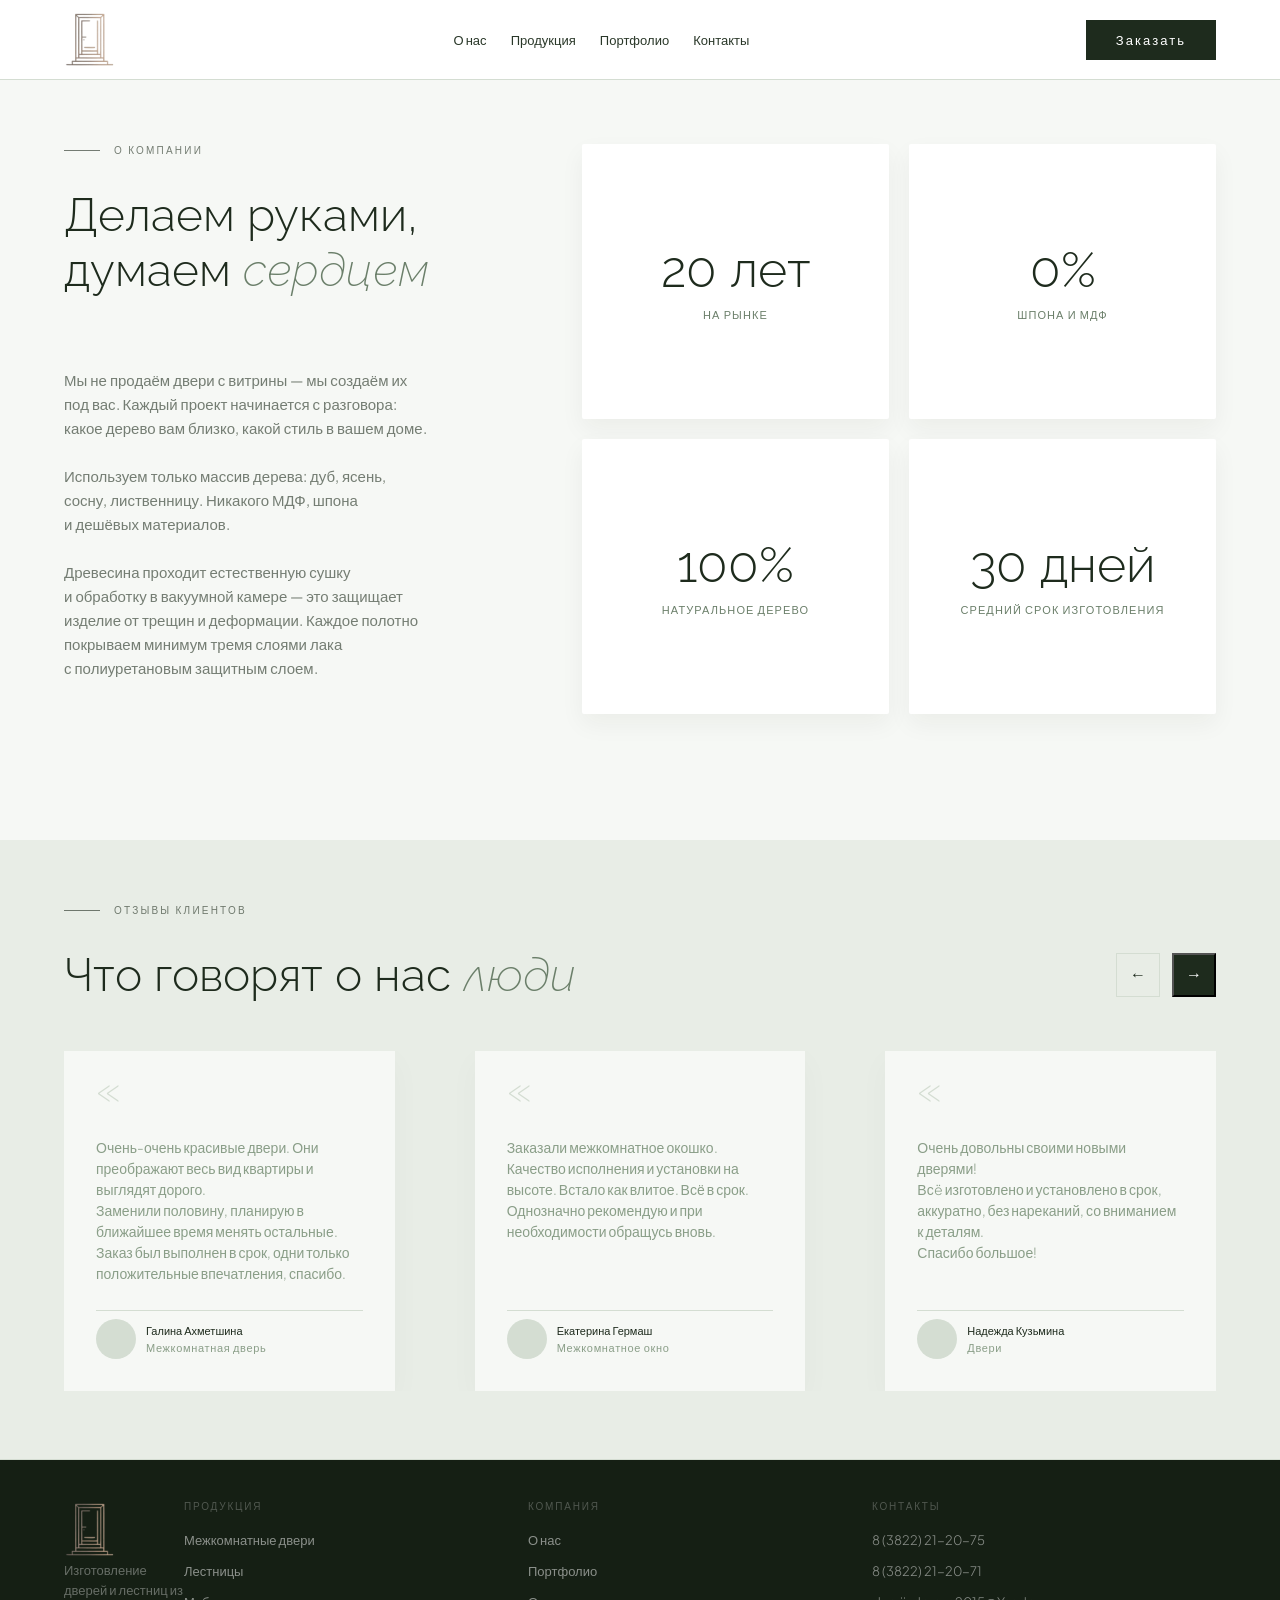
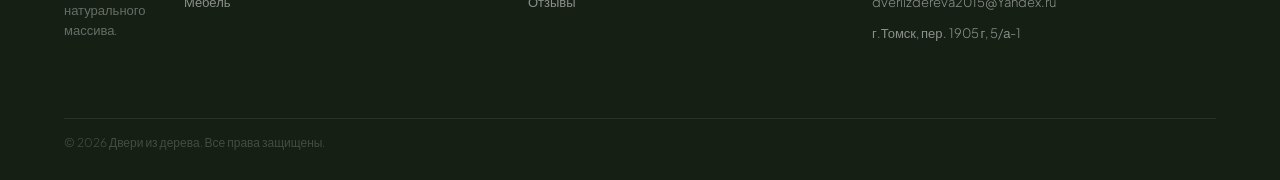
<file: vkr/about.html>
<!DOCTYPE html>
<html lang="ru">
<head>
  <meta charset="UTF-8" />
  <meta name="viewport" content="width=device-width, initial-scale=1.0" />
  <title>О компании</title>
  <link rel="preconnect" href="https://fonts.googleapis.com" />
  <link rel="preconnect" href="https://fonts.gstatic.com" crossorigin />
  <link href="https://fonts.googleapis.com/css2?family=Plus+Jakarta+Sans:wght@300;400;500&family=Raleway:ital,wght@0,200;0,300;0,400;1,200;1,300&display=swap" rel="stylesheet" />
  <link rel="stylesheet" href="css/about.css" />
  <link rel="stylesheet" href="https://cdn.jsdelivr.net/npm/swiper@11/swiper-bundle.min.css" />
  <link rel="stylesheet" href="css/adaptive.css">
</head>
<body>
 
 <header class="header">
   <div class="header__inner">
     <a href="index.html" class="header__logo" aria-label="Главная">
       <img src="assets/logo.svg" alt="Двери из дерева" width="53" height="60" />
     </a>

     <nav class="header__nav" aria-label="Основная навигация">
       <a href="about.html"    class="header__nav-link">О нас</a>
       <a href="products.html" class="header__nav-link">Продукция</a>
       <a href="portfolio.html" class="header__nav-link">Портфолио</a>
       <a href="contacts.html" class="header__nav-link">Контакты</a>
     </nav>

     <a href="contacts.html" class="header__cta" aria-label="Заказать">
       <span class="header__cta-text">Заказать</span>
     </a>
   </div>
 </header>
 
 <section class="about" id="about">
     <div class="about__inner">
      
       <div class="about__content">
         <div class="tag">
           <span class="tag__line"></span>
           <span class="tag__text">О КОМПАНИИ</span>
         </div>
        
         <h2 class="about__title">
           Делаем руками, думаем <span class="about__title-accent">сердцем</span>
         </h2>
        
         <div class="about__description">
           <p>Мы не продаём двери с витрины — мы создаём их под вас. Каждый проект начинается с разговора: какое дерево вам близко, какой стиль в вашем доме.</p>
           <p>Используем только массив дерева: дуб, ясень, сосну, лиственницу. Никакого МДФ, шпона <br>и дешёвых материалов. </p>
           <p>Древесина проходит естественную сушку <br>и обработку в вакуумной камере — это защищает изделие от трещин и деформации. Каждое полотно покрываем минимум тремя слоями лака <br>с полиуретановым защитным слоем.</p>
         </div>
       </div>

       <div class="about__grid">
         <div class="stat-card">
           <span class="stat-card__number">20 лет</span>
           <span class="stat-card__label">на рынке</span>
         </div>
         <div class="stat-card">
           <span class="stat-card__number">0%</span>
           <span class="stat-card__label">шпона и МДФ</span>
         </div>
         <div class="stat-card">
           <span class="stat-card__number">100%</span>
           <span class="stat-card__label">натуральное дерево</span>
         </div>
         <div class="stat-card">
           <span class="stat-card__number">30 дней</span>
           <span class="stat-card__label">средний срок изготовления</span>
         </div>
       </div>

     </div>
 </section>

 <section class="reviews" id="reviews">
     <div class="container">
         <div class="tag">
             <span class="tag__line"></span>
             <span class="tag__text">Отзывы клиентов</span>
         </div>

         <div class="reviews__header">
             <h2 class="reviews__title">Что говорят о нас <span>люди</span></h2>
             <div class="reviews__controls">
                 <button class="reviews__btn reviews__btn--prev">←</button>
                 <button class="reviews__btn reviews__btn--next">→</button>
             </div>
         </div>

         <div class="swiper reviews-slider">
             <div class="swiper-wrapper">
                
                 <div class="swiper-slide">
                     <div class="review-card">
                         <span class="review-card__quote">«</span>
                         <p class="review-card__text">
                             Очень-очень красивые двери. Они преображают весь вид квартиры и выглядят дорого.<br>
                             Заменили половину, планирую в ближайшее время менять остальные.<br>
                             Заказ был выполнен в срок, одни только положительные впечатления, спасибо.
                         </p>
                         <div class="review-card__divider"></div>
                         <div class="review-card__footer">
                             <div class="review-card__avatar"></div>
                             <div class="review-card__info">
                                 <h4 class="review-card__name">Галина Ахметшина</h4>
                                 <span class="review-card__product">Межкомнатная дверь</span>
                             </div>
                         </div>
                     </div>
                 </div>

                 <div class="swiper-slide">
                     <div class="review-card">
                         <span class="review-card__quote">«</span>
                         <p class="review-card__text">
                             Заказали межкомнатное окошко.<br>
                             Качество исполнения и установки на высоте. Встало как влитое. Всё в срок.<br>
                             Однозначно рекомендую и при необходимости обращусь вновь.
                         </p>
                         <div class="review-card__divider"></div>
                         <div class="review-card__footer">
                             <div class="review-card__avatar"></div>
                             <div class="review-card__info">
                                 <h4 class="review-card__name">Екатерина Гермаш</h4>
                                 <span class="review-card__product">Межкомнатное окно</span>
                             </div>
                         </div>
                     </div>
                 </div>

                 <div class="swiper-slide">
                     <div class="review-card">
                         <span class="review-card__quote">«</span>
                         <p class="review-card__text">
                             Очень довольны своими новыми дверями!<br>
                             Всë изготовлено и установлено в срок, аккуратно, без нареканий, со вниманием к деталям.<br>
                             Спасибо большое!
                         </p>
                         <div class="review-card__divider"></div>
                         <div class="review-card__footer">
                             <div class="review-card__avatar"></div>
                             <div class="review-card__info">
                                 <h4 class="review-card__name">Надежда Кузьмина</h4>
                                 <span class="review-card__product">Двери</span>
                             </div>
                         </div>
                     </div>
                 </div>
                 
                 <div class="swiper-slide">
                     <div class="review-card">
                         <span class="review-card__quote">«</span>
                         <p class="review-card__text">
                             Классные межкомнатные двери с бельгийским стеклом, надежно и стильно одновременно,<br>
                             к материалам ноль претензий, довольны покупкой очень.<br>
                         </p>
                         <div class="review-card__divider"></div>
                         <div class="review-card__footer">
                             <div class="review-card__avatar"></div>
                             <div class="review-card__info">
                                 <h4 class="review-card__name">Данила Шангин</h4>
                                 <span class="review-card__product">Межкомнатные двери</span>
                             </div>
                         </div>
                     </div>
                 </div>
                 <div class="swiper-slide">
                     <div class="review-card">
                         <span class="review-card__quote">«</span>
                         <p class="review-card__text">
                             Ответственные работники, дело иметь можно, не накосячили, качественно услуги оказаны .<br>
                         </p>
                         <div class="review-card__divider"></div>
                         <div class="review-card__footer">
                             <div class="review-card__avatar"></div>
                             <div class="review-card__info">
                                 <h4 class="review-card__name">Максим Ф.</h4>
                                 <span class="review-card__product">Межкомнатная дверь</span>
                             </div>
                         </div>
                     </div>
                 </div>
                 <div class="swiper-slide">
                     <div class="review-card">
                         <span class="review-card__quote">«</span>
                         <p class="review-card__text">
                             Заказывали двери и мебель в детскую. Сделали всё в срок. Остались довольны.<br>
                             Были небольшие огрехи при установке дверей, но их быстро устранили.<br>
                             Особая благодарность Алексею, всё, что было сделано им-нареканий не имеет!
                         </p>
                         <div class="review-card__divider"></div>
                         <div class="review-card__footer">
                             <div class="review-card__avatar"></div>
                             <div class="review-card__info">
                                 <h4 class="review-card__name">Татьяна А.</h4>
                                 <span class="review-card__product">Межкомнатные двери</span>
                             </div>
                         </div>
                     </div>
                 </div>
               <div class="swiper-slide">
                     <div class="review-card">
                         <span class="review-card__quote">«</span>
                         <p class="review-card__text">
                             Под нестандартные проемы сделали дверь с нужным размером.<br>
                             Работники за работой уверенно себя чувствовали,т.к.<br>
                             управились на удивление быстро.<br>
                             Продавцу, выездным работникам, с производства мужикам - всем пять звезд от меня.
                         </p>
                         <div class="review-card__divider"></div>
                         <div class="review-card__footer">
                             <div class="review-card__avatar"></div>
                             <div class="review-card__info">
                                 <h4 class="review-card__name">Андрей Феофан</h4>
                                 <span class="review-card__product">Межкомнатная дверь</span>
                             </div>
                         </div>
                     </div>
                 </div>

                 </div>
         </div>
     </div>
 </section>
   

 <footer class="footer">
     <div class="container footer__container">
         <div class="footer__brand">
             <img src="assets/logo.svg" alt="Двери из дерева" width="53" height="60">
             <p class="footer__description">
                 Изготовление дверей и лестниц из<br>
                 натурального массива.
             </p>
         </div>

         <div class="footer__nav">
             <div class="footer__col">
                 <h5 class="footer__label">ПРОДУКЦИЯ</h5>
                 <ul class="footer__list">
                     <li><a href="products.html#interior" class="footer__link">Межкомнатные двери</a></li>
                     <li><a href="products.html#stairs" class="footer__link">Лестницы</a></li>
                     <li><a href="products.html#furniture" class="footer__link">Мебель</a></li>
                 </ul>
             </div>

             <div class="footer__col">
                 <h5 class="footer__label">КОМПАНИЯ</h5>
                 <ul class="footer__list">
                     <li><a href="about.html" class="footer__link">О нас</a></li>
                     <li><a href="portfolio.html" class="footer__link">Портфолио</a></li>
                     <li><a href="about.html#reviews" class="footer__link">Отзывы</a></li>
                 </ul>
             </div>

             <div class="footer__col">
                 <h5 class="footer__label">КОНТАКТЫ</h5>
                 <ul class="footer__list">
                     <li>
                      <a href="tel:8 (3822) 21-20-75" class="footer__link footer__tel">
                       8 (3822) 21-20-75
                      </a>    
                     </li>
                     <li>
                      <a href="tel:8 (3822) 21-20-71" class="footer__link footer__tel">
                       8 (3822) 21-20-71
                      </a>    
                     </li>
                     <li>
                       <a href="mailto:dveriizdereva2015@Yandex.ru" class="footer__link footer__email">
                        dveriizdereva2015@Yandex.ru
                       </a>
                     </li>
                     <li><a href="contacts.html" class="footer__link">г.Томск, пер. 1905 г, 5/а-1</a></li>
                 </ul>
             </div>
         </div>

         <div class="footer__divider"></div>
         <p class="footer__copy"> © <span id="copyright-year"></span> Двери из дерева. Все права защищены.</p>
     </div>
 </footer>
 <!-- Мобильное меню (оверлей) -->
 <div class="mobile-menu" id="mobileMenu">
   <nav class="mobile-menu__nav">
     <a href="about.html"     class="mobile-menu__link">О нас</a>
     <a href="products.html"  class="mobile-menu__link">Продукция</a>
     <a href="portfolio.html" class="mobile-menu__link">Портфолио</a>
     <a href="contacts.html"  class="mobile-menu__link">Контакты</a>
   </nav>
   <a href="contacts.html" class="mobile-menu__cta">Заказать</a>
 </div>
 <div class="mobile-menu__overlay" id="mobileOverlay"></div>
 <script src="https://cdn.jsdelivr.net/npm/swiper@11/swiper-bundle.min.js"></script>
 <script src="js/common.js"></script>
</body>
</html>
</file>
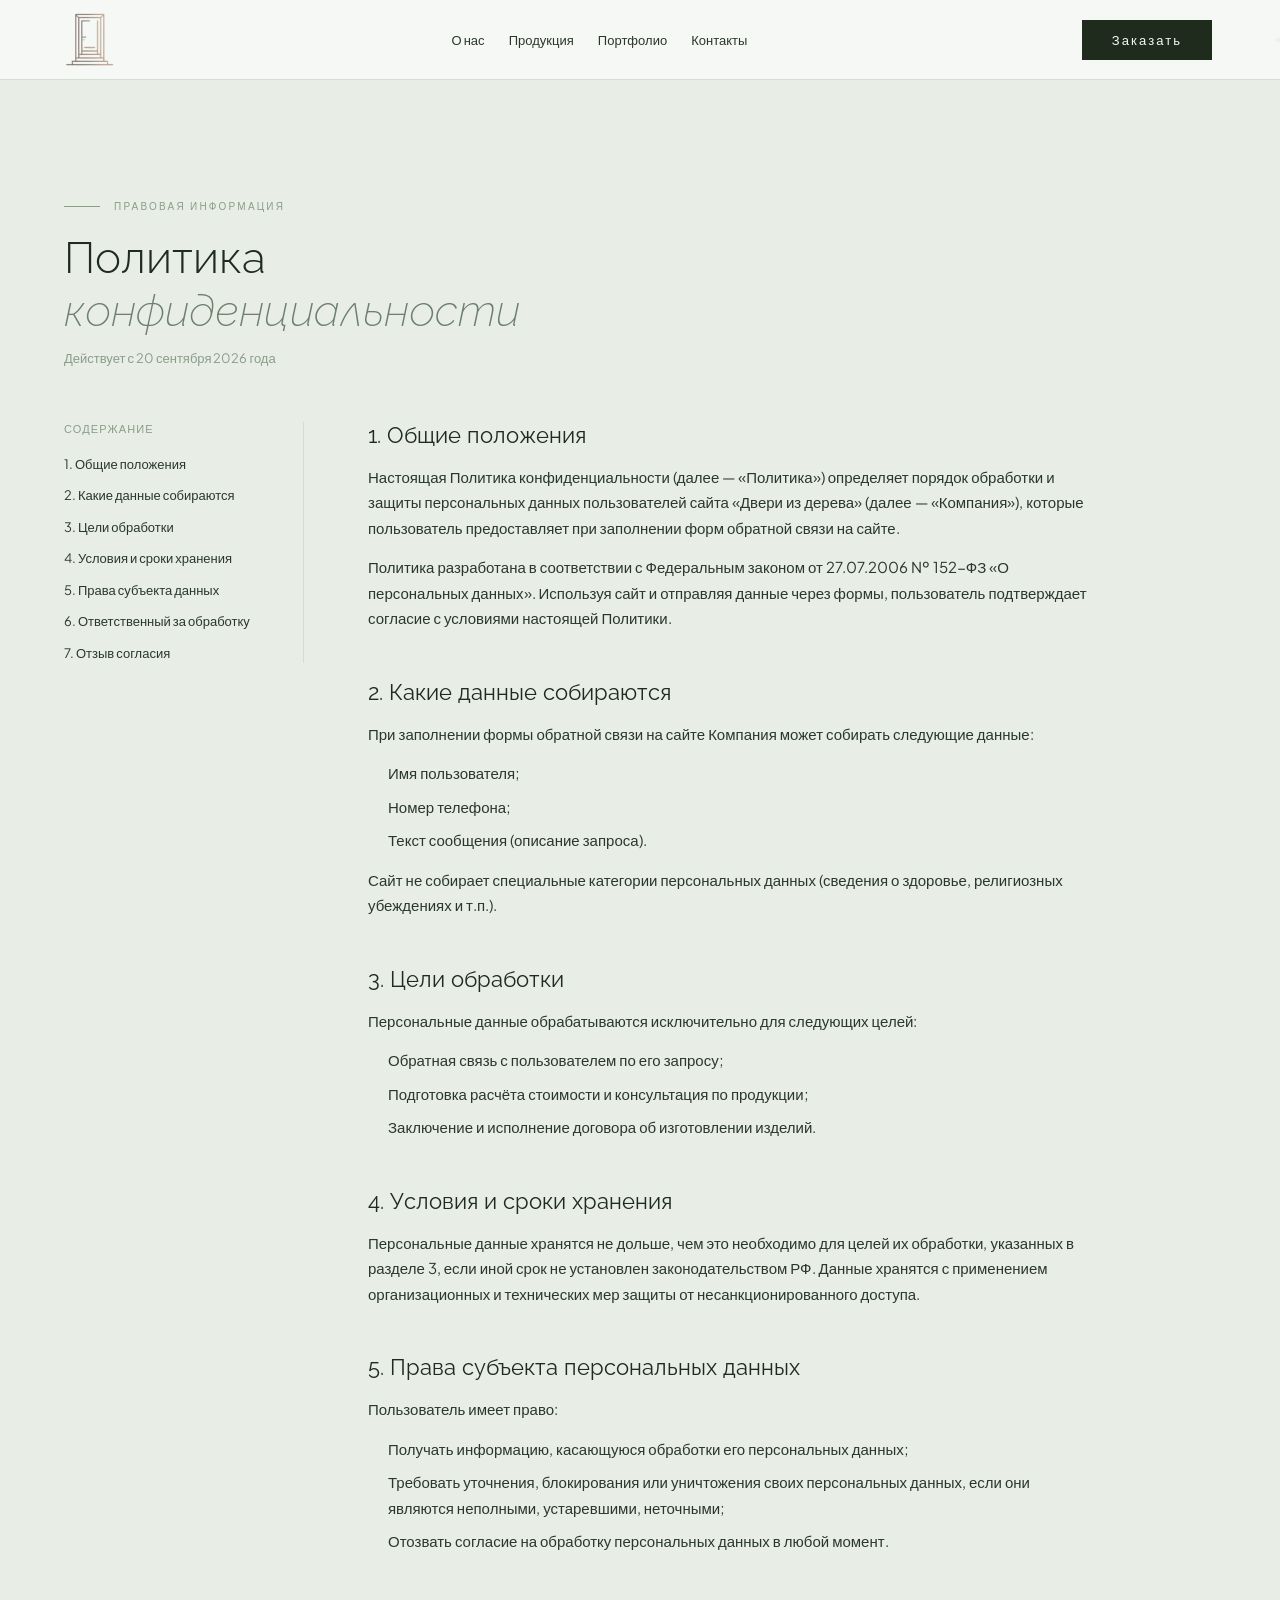
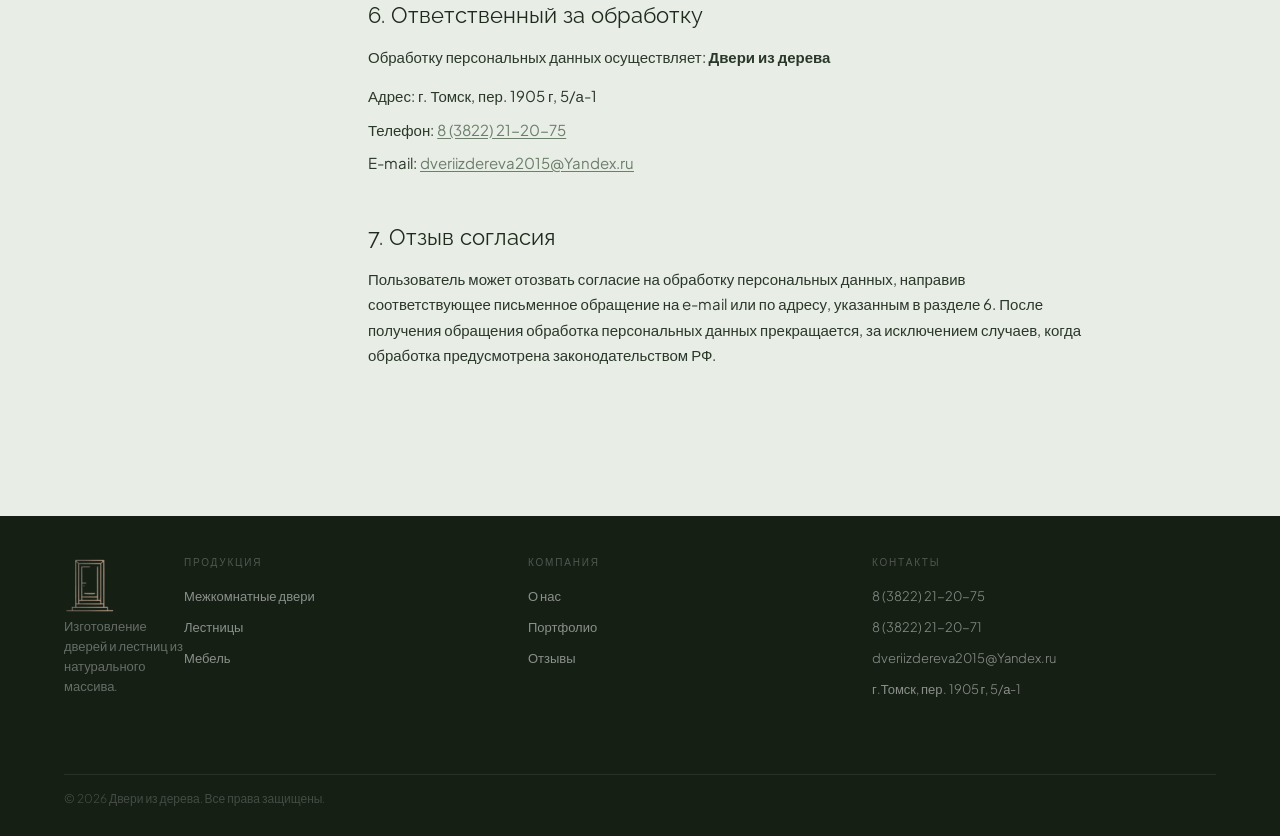
<file: vkr/privacy-policy.html>
<!DOCTYPE html>
<html lang="ru">
<head>
  <meta charset="UTF-8" />
  <meta name="viewport" content="width=device-width, initial-scale=1.0" />
  <title>Политика конфиденциальности</title>
  <link rel="preconnect" href="https://fonts.googleapis.com" />
  <link rel="preconnect" href="https://fonts.gstatic.com" crossorigin />
  <link href="https://fonts.googleapis.com/css2?family=Plus+Jakarta+Sans:wght@300;400;500&family=Raleway:ital,wght@0,200;0,300;0,400;1,200;1,300&display=swap" rel="stylesheet" />
  <link rel="stylesheet" href="css/main.css" />
  <link rel="stylesheet" href="css/legal.css" />
  <link rel="stylesheet" href="css/adaptive.css">
</head>
<body>

  <header class="header">
    <div class="header__inner">
      <a href="index.html" class="header__logo" aria-label="Главная">
        <img src="assets/logo.svg" alt="Двери из дерева" width="53" height="60" />
      </a>

      <nav class="header__nav" aria-label="Основная навигация">
        <a href="about.html"    class="header__nav-link">О нас</a>
        <a href="products.html" class="header__nav-link">Продукция</a>
        <a href="portfolio.html" class="header__nav-link">Портфолио</a>
        <a href="contacts.html" class="header__nav-link">Контакты</a>
      </nav>

      <a href="contacts.html" class="header__cta" aria-label="Заказать">
        <span class="header__cta-text">Заказать</span>
      </a>
    </div>
  </header>

  <section class="legal">
    <div class="legal__container">

      <div class="legal__header">
        <div class="tag">
          <span class="tag__line"></span>
          <span class="tag__text">ПРАВОВАЯ ИНФОРМАЦИЯ</span>
        </div>
        <h1 class="legal__title">Политика <span class="accent-italic">конфиденциальности</span></h1>
        <p class="legal__updated">Действует с 20 сентября 2026 года</p>
      </div>

      <div class="legal__body">

        <nav class="legal__toc" aria-label="Оглавление документа">
          <span class="legal__toc-label">Содержание</span>
          <a href="#general" class="legal__toc-link">1. Общие положения</a>
          <a href="#data" class="legal__toc-link">2. Какие данные собираются</a>
          <a href="#purposes" class="legal__toc-link">3. Цели обработки</a>
          <a href="#storage" class="legal__toc-link">4. Условия и сроки хранения</a>
          <a href="#rights" class="legal__toc-link">5. Права субъекта данных</a>
          <a href="#responsible" class="legal__toc-link">6. Ответственный за обработку</a>
          <a href="#consent" class="legal__toc-link">7. Отзыв согласия</a>
        </nav>

        <div class="legal__content">

          <section id="general" class="legal__section">
            <h2>1. Общие положения</h2>
            <p>Настоящая Политика конфиденциальности (далее — «Политика») определяет порядок обработки и защиты персональных данных пользователей сайта «Двери из дерева» (далее — «Компания»), которые пользователь предоставляет при заполнении форм обратной связи на сайте.</p>
            <p>Политика разработана в соответствии с Федеральным законом от 27.07.2006 № 152-ФЗ «О персональных данных». Используя сайт и отправляя данные через формы, пользователь подтверждает согласие с условиями настоящей Политики.</p>
          </section>

          <section id="data" class="legal__section">
            <h2>2. Какие данные собираются</h2>
            <p>При заполнении формы обратной связи на сайте Компания может собирать следующие данные:</p>
            <ul class="legal__list">
              <li>Имя пользователя;</li>
              <li>Номер телефона;</li>
              <li>Текст сообщения (описание запроса).</li>
            </ul>
            <p>Сайт не собирает специальные категории персональных данных (сведения о здоровье, религиозных убеждениях и т.п.).</p>
          </section>

          <section id="purposes" class="legal__section">
            <h2>3. Цели обработки</h2>
            <p>Персональные данные обрабатываются исключительно для следующих целей:</p>
            <ul class="legal__list">
              <li>Обратная связь с пользователем по его запросу;</li>
              <li>Подготовка расчёта стоимости и консультация по продукции;</li>
              <li>Заключение и исполнение договора об изготовлении изделий.</li>
            </ul>
          </section>

          <section id="storage" class="legal__section">
            <h2>4. Условия и сроки хранения</h2>
            <p>Персональные данные хранятся не дольше, чем это необходимо для целей их обработки, указанных в разделе 3, если иной срок не установлен законодательством РФ. Данные хранятся с применением организационных и технических мер защиты от несанкционированного доступа.</p>
          </section>

          <section id="rights" class="legal__section">
            <h2>5. Права субъекта персональных данных</h2>
            <p>Пользователь имеет право:</p>
            <ul class="legal__list">
              <li>Получать информацию, касающуюся обработки его персональных данных;</li>
              <li>Требовать уточнения, блокирования или уничтожения своих персональных данных, если они являются неполными, устаревшими, неточными;</li>
              <li>Отозвать согласие на обработку персональных данных в любой момент.</li>
            </ul>
          </section>

          <section id="responsible" class="legal__section">
            <h2>6. Ответственный за обработку</h2>
            <p>Обработку персональных данных осуществляет: <strong>Двери из дерева</strong></p>
            <ul class="legal__list legal__list--plain">
              <li>Адрес: г. Томск, пер. 1905 г, 5/а-1</li>
              <li>Телефон: <a href="tel:8 (3822) 21-20-75" class="legal__link">8 (3822) 21-20-75</a></li>
              <li>E-mail: <a href="mailto:dveriizdereva2015@Yandex.ru" class="legal__link">dveriizdereva2015@Yandex.ru</a></li>
            </ul>
          </section>

          <section id="consent" class="legal__section">
            <h2>7. Отзыв согласия</h2>
            <p>Пользователь может отозвать согласие на обработку персональных данных, направив соответствующее письменное обращение на e-mail или по адресу, указанным в разделе 6. После получения обращения обработка персональных данных прекращается, за исключением случаев, когда обработка предусмотрена законодательством РФ.</p>
          </section>

        </div>
      </div>
    </div>
  </section>

  <footer class="footer">
    <div class="container footer__container">
      <div class="footer__brand">
        <img src="assets/logo.svg" alt="Двери из дерева" width="53" height="60">
        <p class="footer__description">
          Изготовление дверей и лестниц из<br>
          натурального массива.
        </p>
      </div>

      <div class="footer__nav">
        <div class="footer__col">
          <h5 class="footer__label">ПРОДУКЦИЯ</h5>
          <ul class="footer__list">
              <li><a href="products.html#interior" class="footer__link">Межкомнатные двери</a></li>
              <li><a href="products.html#stairs" class="footer__link">Лестницы</a></li>
              <li><a href="products.html#furniture" class="footer__link">Мебель</a></li>
          </ul>
        </div>

        <div class="footer__col">
          <h5 class="footer__label">КОМПАНИЯ</h5>
          <ul class="footer__list">
            <li><a href="about.html"    class="footer__link">О нас</a></li>
            <li><a href="portfolio.html" class="footer__link">Портфолио</a></li>
            <li><a href="about.html#reviews" class="footer__link">Отзывы</a></li>
          </ul>
        </div>

        <div class="footer__col">
          <h5 class="footer__label">КОНТАКТЫ</h5>
          <ul class="footer__list">
            <li>
             <a href="tel:8 (3822) 21-20-75" class="footer__link footer__tel">
              8 (3822) 21-20-75
             </a>    
            </li>
            <li>
             <a href="tel:8 (3822) 21-20-71" class="footer__link footer__tel">
              8 (3822) 21-20-71
             </a>    
            </li>
            <li>
             <a href="mailto:dveriizdereva2015@Yandex.ru" class="footer__link footer__email">
              dveriizdereva2015@Yandex.ru
             </a>
            </li>
            <li><a href="contacts.html" class="footer__link">г.Томск, пер. 1905 г, 5/а-1</a></li>
          </ul>
        </div>
      </div>

      <div class="footer__divider"></div>
      <p class="footer__copy"> © <span id="copyright-year"></span> Двери из дерева. Все права защищены.</p>
    </div>
  </footer>

  <!-- Мобильное меню (оверлей) -->
  <div class="mobile-menu" id="mobileMenu">
    <nav class="mobile-menu__nav">
      <a href="about.html"     class="mobile-menu__link">О нас</a>
      <a href="products.html"  class="mobile-menu__link">Продукция</a>
      <a href="portfolio.html" class="mobile-menu__link">Портфолио</a>
      <a href="contacts.html"  class="mobile-menu__link">Контакты</a>
    </nav>
    <a href="contacts.html" class="mobile-menu__cta">Заказать</a>
  </div>
  <div class="mobile-menu__overlay" id="mobileOverlay"></div>

  <script src="js/common.js"></script>
</body>
</html>
</file>
<file: vkr/css/about.css>
/* ═══════════════════════════════════════════════
   RESET & BASE
════════════════════════════════════════════════ */
*, *::before, *::after {
  box-sizing: border-box;
  margin: 0;
  padding: 0;
}

:root {
  /* Palette — "Лесной туман" */
  --color-white:   #F6F8F5;
  --color-beige:   #E8EDE6;
  --color-mid:     #D4DDD2;
  --color-dark:    #1E2B1D;
  --color-accent:  #6B7F6A;
  --color-text:    #2A3829;
  --color-muted:   #8A9E88;

  /* Typography */
  --font-display: 'Raleway', serif;
  --font-body:    'Plus Jakarta Sans', sans-serif;

  /* Layout */
  --max-width: 1440px;
  --side-pad:  64px;
}

/* ═══════════════════════════════════════════════
    TAG (универсальный стиль)
════════════════════════════════════════════════ */
/* Этот блок отвечает за все теги на светлом фоне */
.tag {
    display: flex;
    align-items: center;
    gap: 14px;
}

.tag__line {
    display: block;
    width: 36px;
    height: 1px;
    background-color: var(--color-muted); /* Использует ваш #8A9E88 */
    flex-shrink: 0;
}

.tag__text {
    font-family: var(--font-body);
    font-weight: 300;
    font-size: 10px;
    letter-spacing: 0.22em;
    color: var(--color-muted); /* Использует ваш #8A9E88 */
    text-transform: uppercase;
}

/* Специальное уточнение для темных блоков (как Advantages) */
.advantages .tag__line {
    background-color: rgba(255, 255, 255, 0.7);
    border: none; /* Убираем возможные рамки */
}

.advantages .tag__text {
    color: rgba(255, 255, 255, 0.7);
    background: transparent; /* ПРИНУДИТЕЛЬНО убираем фон/обводку у текста */
    border: none;            /* Убираем рамки */
    outline: none;           /* Убираем контур выделения */
}

html {
  font-family: var(--font-body);
  font-size: 13px;
  color: var(--color-text);
  -webkit-font-smoothing: antialiased;
  scroll-behavior: smooth;
}

body {
  background: var(--color-white);
  min-height: 100vh;
}

img { display: block; max-width: 100%; }
a   { text-decoration: none; color: inherit; }
ul  { list-style: none; }


/* ═══════════════════════════════════════════════
   HEADER
   Specs: W 1440 | H 80 | BG #F6F8F5 | border-bottom 1px #D4DDD2
════════════════════════════════════════════════ */
.header {
  position: sticky;
  top: 0;
  z-index: 100;
  width: 100%;
  height: 80px;
  background: var(--color-white);
  border-bottom: 1px solid var(--color-mid);
  overflow: clip;
}

.header__inner {
  max-width: var(--max-width);
  height: 100%;
  margin: 0 auto;
  /* Logo at left 64px, CTA at right 64px */
  padding: 0 0 0 var(--side-pad);
  display: flex;
  align-items: center;
  gap: 0;           /* controlled individually via margins */
}


/* ── Logo ──────────────────────────────────────
   Size: 53×60px (overflows 80px height slightly
   but matches Figma — logo is slightly taller)
   Left edge: 64px (set by parent padding)
─────────────────────────────────────────────── */
.header__logo {
  display: flex;
  align-items: center;
  flex-shrink: 0;
  /* Logo is 60px tall, header 80px — visually centred */
}

.header__logo img {
  width: 53px;
  height: 60px;
  object-fit: contain;
}


/* ── Navigation ────────────────────────────────
   Gap logo→"О нас": 411px
   Between nav items: 40px
   Font: Plus Jakarta Sans Regular 13px, color #2A3829, spacing 0.12%
─────────────────────────────────────────────── */
.header__nav {
  display: flex;
  align-items: center;
  gap: 40px;
  margin-left: 411px;   /* spec: offset from logo to first item */
  flex-shrink: 0;
}

.header__nav-link {
  font-family: var(--font-body);
  font-weight: 400;
  font-size: 13px;
  letter-spacing: 0.0012em;  /* 0.12% */
  color: var(--color-text);
  white-space: nowrap;
  position: relative;
  transition: color 0.2s ease;
}

.header__nav-link::after {
  content: '';
  position: absolute;
  left: 0; right: 0; bottom: -2px;
  height: 1px;
  background: var(--color-mid);
  transform: scaleX(0);
  transform-origin: left;
  transition: transform 0.25s ease;
}

.header__nav-link:hover { color: var(--color-dark); }
.header__nav-link:hover::after { transform: scaleX(1); }


/* ── CTA Button ────────────────────────────────
   W: 40px | H: 100% (fills header height 80px)
   BG: #1E2B1D | text vertical
   Right edge: 64px from container edge
   Gap "Как работаем"→button: 333px
─────────────────────────────────────────────── */
.header__cta {
  display: flex;
  align-items: center;
  justify-content: center;
  flex-shrink: 0;
  
  /* ИСПРАВЛЕНИЕ: */
  margin-left: auto; /* Это вытолкнет кнопку к правому краю */
  margin-right: var(--side-pad); /* Ваши 64px от правого края */

  /* Уточнение размеров из ТЗ */
  width: 130px; /* В вашем сниппете стоит 40px, а по ТЗ должно быть 130px */
  height: 40px; /* Высота кнопки */
  align-self: center; /* Центрируем кнопку по вертикали внутри хедера */

  background: var(--color-dark);
  cursor: pointer;
  transition: background 0.2s ease;
  border: none;
  color: var(--color-white);
  font-family: var(--font-body);
  font-size: 13px;
  letter-spacing: 0.16em;
}

.header__cta:hover { background: var(--color-accent); }

.header__cta-text {
  font-family: var(--font-body);
  font-weight: 400;
  font-size: 13px;
  letter-spacing: 0.16em;
  color: var(--color-white);
  
  /* ИСПРАВЛЕНИЕ: Удаляем вертикальный режим и повороты */
  writing-mode: horizontal-tb; /* Стандартный горизонтальный текст */
  white-space: nowrap;
  transform: none;            /* Отменяем поворот */
  padding: 0;                 /* Сбрасываем лишние отступы, так как центровка будет за счет родителя */
  
  /* Текст должен быть по центру */
  text-align: center;
}
/* Используем ваши переменные или подставляем значения напрямую */
:root {
    --color-beige: #E8EDE6;
    --color-dark: #1E2B1D;
    --color-accent: #6B7F6A;
    --color-muted: rgba(30, 43, 29, 0.6);
    --color-white: #FFFFFF;
    --max-width: 1440px;
    --side-pad: 64px;
    --font-display: 'Raleway', sans-serif;
}

/* ── Block: About ───────────────────────────── */
.about {
  background-color: #F6F8F5;
  width: 100%;
  padding-bottom: 80px;
}

.about__inner {
  max-width: var(--max-width);
  margin: 0 auto;
  min-height: 680px;
  display: flex;
  padding: 0 var(--side-pad); /* 64px */
  align-items: flex-start;
}

.about__content {
  width: 400px;
  padding-top: 64px;
}

.about__title {
  font-family: var(--font-display);
  font-weight: 300;
  font-size: 46px;
  line-height: 1.2;
  color: var(--color-dark);
  margin-top: 32px;
  margin-bottom: 70px;
}

.about__title-accent {
  font-family: var(--font-display);
  font-style: italic;
  font-weight: 200;
  color: var(--color-accent);
}

.about__description p {
  font-size: 15px;
  line-height: 1.6;
  color: var(--color-muted);
  margin-bottom: 24px;
  width: 366px;
}

/* Сетка со статистикой */
.about__grid {
  margin-left: auto;
  display: grid;
  grid-template-columns: repeat(2, 307px);
  gap: 20px; 
  background-color: transparent;
  margin-top: 64px;
}

.stat-card {
  width: 307px;
  height: 275px;
  background-color: var(--color-white);
  display: flex;
  flex-direction: column;
  justify-content: center;
  align-items: center;
  text-align: center;
  padding: 20px;
  box-shadow: 0 10px 25px rgba(30, 43, 29, 0.05);
  border-radius: 2px; /* Совсем легкое скругление для премиального вида */
  transition: transform 0.3s ease;
}

.stat-card:hover {
  transform: translateY(-5px); /* Интерактив при наведении */
}

.stat-card__number {
  font-family: var(--font-display);
  font-size: 50px;
  font-weight: 300;
  color: var(--color-dark);
  margin-bottom: 8px;
}

.stat-card__label {
  font-size: 11px;
  text-transform: uppercase;
  letter-spacing: 0.1em;
  color: #6B7F6A;
  line-height: 1.4;
}

.reviews {
    overflow: clip; 
    width: 100%;
    max-width: 100%;
    min-height: 620px;
    background-color: #E8EDE6;
    padding: 64px 0;
    position: relative;
    border-bottom: 1px solid #D4DDD2;
    box-sizing: border-box;
}

.reviews-slider {
    width: 100%;
    overflow: hidden; /* Слайды должны скрываться при прокрутке */
    padding-bottom: 20px;
}

.reviews .container {
    max-width: 1440px;
    margin: 0 auto;
    padding: 0 64px;
    position: relative;
    height: 100%;
    isolation: isolate;
}

/* Шапка блока с заголовком и управлением */
.reviews__header {
    display: flex;
    justify-content: space-between;
    align-items: center; /* Центрируем кнопки по вертикали относительно текста заголовка */
    margin-top: 34px;
    margin-bottom: 50px;
    width: 100%; /* Шапка должна занимать всю доступную ширину */
    position: relative;
    z-index: 20;
    flex-wrap: nowrap; 
    gap: 20px;
}

.reviews__title {
    max-width: 600px; /* Текст не будет растягиваться шире, чем нужно */
    font-family: 'Raleway', sans-serif;
    font-weight: 300;
    font-size: 46px;
    line-height: 1.1; /* Чуть поджали строки для эстетики */
    color: #1E2B1D;
    margin: 0;
    flex-shrink: 1;
    min-width: 0;
}

.reviews__title span {
    font-weight: 200; /* ExtraLight */
    font-style: italic;
    color: #6B7F6A;
}

/* Группа кнопок навигации (Слайдер) */
.reviews__controls {
    display: flex;
    gap: 12px;
    flex-shrink: 0; /* ГАРАНТИРУЕТ, ЧТО КНОПКИ НЕ ПРОПАДУТ! */
    min-width: 100px;
    margin-left: 20px; /* Минимальный отступ от заголовка на всякий случай */
    position: relative;
    z-index: 50;
    isolation: isolate; 
    pointer-events: all;
}

.reviews__btn {
    width: 44px;
    height: 44px;
    display: flex;
    align-items: center;
    justify-content: center;
    pointer-events: all !important;
    cursor: pointer;
    border-radius: 0; /* Если нужны четкие квадраты */
    transition: background 0.3s ease, transform 0.3s ease;
    font-size: 16px;
}

.reviews__btn--prev {
    background-color: #E8EDE6;
    border: 1px solid #D4DDD2;
    color: #1E2B1D;
}

.reviews__btn--next {
    background-color: #1E2B1D;
    color: #FFFFFF;
}

.reviews__btn:hover {
    opacity: 0.8;
    transform: translateY(-2px);
}

/* Сетка отзывов */
.reviews__grid {
    /*display: flex;
    /* Увеличиваем отступ между прямоугольниками до 80px */
    /*gap: 80px; */
    position: relative;
    justify-content: flex-start; /* Выравнивание от левого края по ТЗ */
}

.review-card {
    /* Ширина карточки 384px по ТЗ */
    width: 100%; 
    height: 340px;
    background-color: #F6F8F5;
    padding: 32px;
    position: relative;
    box-sizing: border-box;
    display: flex;
    flex-direction: column;
    /* Чтобы карточки не сжимались при больших отступах */
    flex-shrink: 0; 
    box-shadow: 0 10px 30px rgba(30, 43, 29, 0.03);
}

/* Кавычка */
.review-card__quote {
    position: absolute;
    top: 14px;
    left: 32px;
    width: 26px;
    height: 35px;
    font-family: 'Raleway', sans-serif;
    font-weight: 200; /* ExtraLight */
    font-size: 48px;
    letter-spacing: 0%;
    color: #D4DDD2;
    line-height: 1;
}

/* Текст отзыва */
.review-card__text {
    margin-top: 54px; /* 14px отступ кавычки + 21px отступ текста + высота кавычки */
    font-family: 'Plus Jakarta Sans', sans-serif;
    font-weight: 300; /* Light */
    font-size: 14px;
    line-height: 1.5;
    letter-spacing: 0%;
    color: #8A9E88;
    flex-grow: 1;
}

/* Линия-разделитель */
.review-card__divider {
    width: calc(100% - 64px);
    height: 1px;
    background-color: #D4DDD2;
    position: absolute;
    bottom: 80px;
    left: 32px;
}

/* Футер карточки (Аватар + Имя) */
.review-card__footer {
    display: flex;
    align-items: center;
    gap: 10px;
    margin-top: auto;
    position: relative;
    z-index: 2;
}

.review-card__avatar {
    width: 40px;
    height: 40px;
    background-color: #D4DDD2;
    border-radius: 50%;
    flex-shrink: 0;
}

.review-card__info {
    display: flex;
    flex-direction: column;
    justify-content: center;
}

.review-card__name {
    font-family: 'Plus Jakarta Sans', sans-serif;
    font-weight: 500; /* Medium */
    font-size: 11px;
    letter-spacing: 0%;
    color: #1E2B1D;
    margin: 0 0 4px 0;
}

.review-card__product {
    font-family: 'Plus Jakarta Sans', sans-serif;
    font-weight: 300; /* Light */
    font-size: 11px;
    letter-spacing: 0.06em;
    color: #8A9E88;
}

.footer {
    width: 100%;
    height: 320px;
    background-color: #151F14;
    padding-top: 40px;
    position: relative;
    box-sizing: border-box;
    color: #FFFFFF;
    margin-top: 0;
}

.footer__container {
    max-width: 1440px;
    margin: 0 auto;
    padding: 0 64px;
    display: flex;
    position: relative;
}

/* Левая часть */
.footer__brand {
    width: 344px; /* Чтобы следующая колонка началась с 408px (64+344) */
}

.footer__logo {
    width: 53px;
    height: 60px;
    margin-bottom: 10px;
}

.footer__description {
    font-family: 'Plus Jakarta Sans', sans-serif;
    font-weight: 300;
    font-size: 13px;
    line-height: 20px;
    color: rgba(255, 255, 255, 0.35); /* Насыщенность 35% */
}

/* Навигация и колонки */
.footer__nav {
    display: flex;
    flex-grow: 1;
}

.footer__col {
    /* Фиксированные отступы согласно ТЗ */
    width: 344px; /* Расстояние между колонками Продукция и Компания (752-408) */
}

/* Последняя колонка "Контакты" по ТЗ имеет тот же отступ от левого края, 
что и первая, но в дизайне обычно они распределены. 
Если строго по ТЗ (408px), то используем: */
.footer__col:nth-child(1),
.footer__col:nth-child(3) { width: 344px; } 

.footer__label {
    font-family: 'Plus Jakarta Sans', sans-serif;
    font-weight: 300;
    font-size: 10px;
    letter-spacing: 0.18em;
    color: rgba(255, 255, 255, 0.25); /* Насыщенность 25% */
    margin-bottom: 20px;
    text-transform: uppercase;
}

.footer__list {
    list-style: none;
    padding: 0;
    margin: 0;
}

.footer__list li, .footer__link {
    font-family: 'Plus Jakarta Sans', sans-serif;
    font-weight: 300;
    font-size: 13px;
    color: rgba(255, 255, 255, 0.5); /* Насыщенность 50% */
    text-decoration: none;
    margin-bottom: 15px;
    display: block;
    transition: color 0.3s ease;
}

.footer__link:hover {
    color: #FFFFFF;
}

/* Нижняя часть */
.footer__divider {
    position: absolute;
    top: 218px; /* 258px от верха фрейма минус 40px padding-top */
    left: 64px;
    width: 1312px;
    height: 1px;
    background-color: rgba(255, 255, 255, 0.08); /* Насыщенность 8% */
}

.footer__copy {
    position: absolute;
    top: 235px; /* 275px от верха фрейма минус 40px padding-top */
    left: 64px;
    font-family: 'Plus Jakarta Sans', sans-serif;
    font-weight: 300;
    font-size: 12px;
    color: rgba(255, 255, 255, 0.2); /* Насыщенность 20% */
}

/* Мобильное меню — скрыто по умолчанию */
.mobile-menu {
    display: none;
    position: fixed;
    top: 56px;
    left: 0;
    width: 100%;
    background: #F6F8F5;
    border-top: 1px solid #E8EDE6;
    z-index: 999;
    flex-direction: column;
}

.mobile-menu.is-open {
    display: flex;
}

.mobile-menu__overlay {
    display: none;
    position: fixed;
    inset: 0;
    z-index: 150;
    background: rgba(0,0,0,0.3);
}

.mobile-menu__overlay.is-active {
    display: block;
}

.mobile-menu__nav {
    display: flex;
    flex-direction: column;
    padding: 0 20px;
}

.mobile-menu__link {
    padding: 16px 0;
    border-bottom: 1px solid #E8EDE6;
    font-family: 'Plus Jakarta Sans', sans-serif;
    font-size: 16px;
    font-weight: 300;
    color: #2A3829;
    text-decoration: none;
}

.mobile-menu__cta {
    display: block;
    margin: 16px 20px;
    background: #1E2B1D;
    color: #F6F8F5;
    text-align: center;
    padding: 16px;
    font-family: 'Plus Jakarta Sans', sans-serif;
    font-size: 11px;
    font-weight: 400;
    letter-spacing: 0.14em;
    text-transform: uppercase;
    text-decoration: none;
}

/* Бургер-кнопка — скрыта на десктопе */
.header__burger {
    display: none;
    flex-direction: column;
    gap: 5px;
    cursor: pointer;
    background: none;
    border: none;
    padding: 4px;
    z-index: 1001;
}

.header__burger span {
    display: block;
    width: 22px;
    height: 2px;
    background: #1E2B1D;
    transition: transform 0.25s ease, opacity 0.2s ease;
}

.header__burger.is-open span:nth-child(1) {
    transform: rotate(45deg) translate(5px, 5px);
}

.header__burger.is-open span:nth-child(2) {
    opacity: 0;
}

.header__burger.is-open span:nth-child(3) {
    transform: rotate(-45deg) translate(5px, -5px);
}

@media (max-width: 768px) {
    .header {
        height: 56px;
    }

    .header__inner {
        padding: 0 20px;
        justify-content: space-between;
    }

    .header__logo img {
        width: 36px;
        height: 40px;
    }

    /* Скрываем десктопную навигацию и кнопку */
    .header__nav,
    .header__cta {
        display: none !important;
    }

    /* Показываем бургер */
    .header__burger {
        display: flex;
    }
}
</file>
<file: vkr/css/adaptive.css>
/* ═══════════════════════════════════════════════════════════
   adaptive.css — Адаптивные стили для всего проекта
   Подключается ПОСЛЕДНИМ во всех HTML файлах:
   <link rel="stylesheet" href="css/adaptive.css" />

   БРЕЙКПОИНТЫ:
   • > 1440px  — широкие мониторы
   • 1024–1440 — планшет landscape / небольшой десктоп
   • 768–1024  — планшет portrait
   • < 768     — смартфоны
   • < 380     — маленькие смартфоны
═══════════════════════════════════════════════════════════ */


/* ════════════════════════════════════════════════════════════
   1. ШИРОКИЕ МОНИТОРЫ > 1440px
   Контент центрируется, фон растягивается
════════════════════════════════════════════════════════════ */
@media (min-width: 1441px) {

  /* Хедер */
  .header__inner {
    max-width: 1440px;
    margin: 0 auto;
  }

  /* Хедер: убираем жёсткий margin-left, переключаем на flex */
  .header__nav {
    margin-left: auto;
  }

  /* Hero */
  .hero__inner {
    max-width: 1440px;
    margin: 0 auto;
  }

  /* Контент не растягивается шире 1440px */
  .about__inner,
  .advantages__inner,
  .steps .container,
  .reviews .container,
  .products__container,
  .portfolio__container,
  .contacts__container,
  .footer__container {
    max-width: 1440px;
    margin: 0 auto;
  }

  /* Footer divider не выходит за пределы */
  .footer__divider {
    width: calc(100% - 128px);
    left: 64px;
  }
}


/* ════════════════════════════════════════════════════════════
   2. ПЛАНШЕТ LANDSCAPE + НЕБОЛЬШОЙ ДЕСКТОП 1024–1440px
   Хедер: убираем жёсткий margin-left у навигации
════════════════════════════════════════════════════════════ */
@media (max-width: 1440px) {

  /* Хедер: navigation перестаёт быть жёстко отступлена на 411px */
  .header__nav {
    margin-left: auto;
    gap: 24px;
  }

  /* Hero фото не выходит за экран */
  .hero__photo {
    width: 45%;
    right: 32px;
  }

  .hero__heading {
    width: auto;
    max-width: 480px;
  }

  .hero__sub {
    width: auto;
    max-width: 420px;
  }

  /* Footer divider не выходит за пределы контейнера */
  .footer__divider {
    width: calc(100% - 128px);
  }

  /* Products страница: фильтры не перекрывают заголовок */
  .products__filters {
    left: auto;
    right: 200px;
  }
}


/* ════════════════════════════════════════════════════════════
   3. ПЛАНШЕТ 768–1024px
════════════════════════════════════════════════════════════ */
@media (max-width: 1024px) {

  :root {
    --side-pad: 32px;
  }

  /* ── HEADER ── */
  .header__nav {
    margin-left: auto;
    gap: 20px;
  }

  .header__nav-link {
    font-size: 12px;
  }

  .header__cta {
    margin-right: 32px;
    width: 110px;
  }

  /* ── HERO ── */
  .hero {
    height: auto;
    padding-bottom: 48px;
    overflow: visible;
  }

  .hero__inner {
    flex-direction: column;
    align-items: stretch;
    position: relative;
  }

  .hero__photo {
    position: relative;
    top: auto;
    right: auto;
    width: 100%;
    height: 400px;
    order: 1;
  }

  .hero__content {
    order: 2;
    padding-left: 32px;
    padding-right: 32px;
    padding-top: 40px;
  }

  .hero__heading {
    font-size: 44px;
    line-height: 56px;
    width: 100%;
  }

  .hero__heading-accent {
    font-size: 44px;
    line-height: 56px;
  }

  .hero__sub {
    width: 100%;
    margin-top: 24px;
  }

  .hero__card {
    position: absolute;
    left: 20px;
    bottom: 20px;
  }

  /* ── ABOUT (index.html) ── */
  .about__inner {
    height: auto;
    flex-direction: column;
    padding-bottom: 48px;
  }

  .about__content {
    width: 100%;
  }

  .about__description p {
    width: 100%;
  }

  .about__grid {
    margin-left: 0;
    width: 100%;
    grid-template-columns: repeat(2, 1fr);
  }

  .stat-card {
    width: 100%;
  }

  /* ── PRODUCTS (index) ── */
  .products {
    height: auto;
  }

  .products__grid {
    position: static;
    margin-top: 0;
    left: auto;
    width: 100%;
    padding: 0 32px;
    margin-top: 180px;
  }

  .product-card {
    width: calc(50% - 12px);
  }

  /* ── PRODUCTS PAGE ── */
  .products__tag {
    position: static;
    margin-top: 40px;
    margin-bottom: 16px;
    padding: 0 32px;
  }

  .products__title {
    position: static;
    padding: 0 32px;
    width: auto;
    margin-bottom: 16px;
  }

  .products__portfolio-link {
    position: static;
    display: inline-block;
    margin: 0 32px 16px;
  }

  .products__filters {
    position: static;
    padding: 0 32px;
    flex-wrap: wrap;
    justify-content: flex-start;
    margin-bottom: 32px !important;
  }

  /* ── ADVANTAGES ── */
  .advantages__title {
    white-space: normal;
    font-size: 36px;
  }

  .advantages__grid {
    flex-wrap: wrap;
    gap: 40px;
  }

  .advantages__divider {
    display: none;
  }

  .advantage-card {
    max-width: calc(50% - 20px);
    flex: none;
  }

  /* ── STEPS ── */
  .steps__grid {
    flex-wrap: wrap;
    gap: 40px;
  }

  .step-item {
    width: calc(50% - 20px);
  }

  .steps__connecting-line {
    display: none;
  }

  /* ── REVIEWS ── */
  .reviews__title {
    font-size: 36px;
  }

  /* ── PORTFOLIO PAGE ── */
  .portfolio__grid {
    grid-template-columns: repeat(2, 1fr);
  }

  .portfolio-item {
    height: 320px;
  }

  /* ── CONTACTS PAGE ── */
  .contacts__container {
    flex-direction: column;
    gap: 48px;
    padding: 0 32px;
  }

  .contacts__column-left {
    max-width: 100%;
  }

  .contacts__column-right {
    width: 100%;
  }

  .info-block {
    margin-top: 0;
  }

  .map-container {
    height: 300px;
  }

  /* ── FOOTER ── */
  .footer {
    height: auto;
    padding: 40px 0 24px;
  }

  .footer__container {
    flex-wrap: wrap;
    gap: 32px;
    padding: 0 32px;
  }

  .footer__brand {
    width: 100%;
  }

  .footer__nav {
    width: 100%;
  }

  .footer__col {
    width: auto !important;
    flex: 1;
    min-width: 140px;
  }

  .footer__divider {
    position: static;
    width: 100%;
    margin: 24px 0 12px;
    left: auto;
    top: auto;
  }

  .footer__copy {
    position: static;
    padding-bottom: 16px;
  }
}


/* ════════════════════════════════════════════════════════════
   4. СМАРТФОНЫ < 768px
════════════════════════════════════════════════════════════ */
@media (max-width: 768px) {

  :root {
    --side-pad: 20px;
  }

  /* ── HEADER ── */
  .header {
    height: 56px;
    overflow: visible;
  }

  .header__inner {
    padding: 0 20px;
    justify-content: space-between;
    align-items: center;
    height: 100%;
  }

  .header__logo img {
    width: 36px;
    height: 40px;
  }

  /* Скрываем десктопную навигацию и кнопку */
  .header__nav,
  .header__cta {
    display: none !important;
  }

  /* Бургер (создаётся в JS) */
  .header__burger {
    display: flex;
    flex-direction: column;
    gap: 5px;
    cursor: pointer;
    background: none;
    border: none;
    padding: 4px;
    z-index: 1001;
  }

  .header__burger span {
    display: block;
    width: 22px;
    height: 2px;
    background: #1E2B1D;
    transition: transform 0.25s ease, opacity 0.2s ease;
  }

  .header__burger.is-open span:nth-child(1) {
    transform: rotate(45deg) translate(5px, 5px);
  }

  .header__burger.is-open span:nth-child(2) {
    opacity: 0;
  }

  .header__burger.is-open span:nth-child(3) {
    transform: rotate(-45deg) translate(5px, -5px);
  }

  /* ── МОБИЛЬНОЕ МЕНЮ (нужно добавить в HTML — см. инструкцию) ── */
  .mobile-menu {
    display: none;
    position: fixed;
    top: 56px;
    left: 0;
    width: 100%;
    background: #F6F8F5;
    border-top: 1px solid #E8EDE6;
    z-index: 999;
    flex-direction: column;
  }

  .mobile-menu.is-open {
    display: flex;
  }

  .mobile-menu__nav {
    display: flex;
    flex-direction: column;
    padding: 0 20px;
  }

  .mobile-menu__link {
    padding: 16px 0;
    border-bottom: 1px solid #E8EDE6;
    font-size: 16px;
    color: #2A3829;
  }

  .mobile-menu__cta {
    display: block;
    margin: 16px 20px;
    background: #1E2B1D;
    color: #F6F8F5;
    text-align: center;
    padding: 16px;
    font-size: 11px;
    letter-spacing: 0.14em;
    text-transform: uppercase;
  }

  .mobile-menu__overlay {
    display: none;
    position: fixed;
    inset: 0;
    z-index: 150;
    background: rgba(0,0,0,0.3);
  }

  .mobile-menu__overlay.is-active {
    display: block;
  }

  /* ── ЗАГОЛОВКИ — общий сброс ── */
  .hero__heading,
  .about__title,
  .products__title,
  .advantages__title,
  .steps__title,
  .portfolio__title,
  .reviews__title,
  .contacts__title {
    font-size: 28px !important;
    line-height: 36px !important;
    white-space: normal !important;
    width: 100% !important;
    letter-spacing: normal !important;
  }

  .hero__heading-accent {
    font-size: 28px !important;
    line-height: 36px !important;
  }

  /* ── HERO ── */
  .hero {
    height: auto !important;
    overflow: visible;
  }

  .hero__inner {
    flex-direction: column;
    align-items: stretch;
  }

  .hero__photo {
    position: relative !important;
    top: auto !important;
    right: auto !important;
    width: 100% !important;
    height: 260px !important;
    order: 1;
  }

  .hero__card {
    display: none !important;
  }
   
  .hero__content {
    order: 2;
    padding: 32px 20px 0 !important;
    width: 100% !important;
  }

  .hero__heading {
    margin-top: 16px !important;
    width: 100% !important;
  }

  .hero__sub {
    width: 100% !important;
    font-size: 14px !important;
    line-height: 22px !important;
    margin-top: 16px !important;
  }

  .hero__actions {
    margin-top: 28px !important;
    flex-wrap: wrap;
    gap: 16px !important;
  }

  /* ── ABOUT (index.html) ── */
  .about__inner {
    height: auto !important;
    flex-direction: column;
    padding-bottom: 40px;
  }

  .about__content {
    width: 100%;
    padding-top: 32px;
  }

  .about__description p {
    width: 100%;
  }

  .about__grid {
    grid-template-columns: 1fr !important;
    width: 100%;
    margin-left: 0;
  }

  .stat-card {
    width: 100% !important;
    height: 200px !important;
  }

  /* ── ABOUT PAGE — отдельные стат-карточки ── */
  .about__grid.about-page {
    grid-template-columns: repeat(2, 1fr) !important;
  }

  /* ── PRODUCTS (index.html — 3 карточки) ── */
  .products {
    height: auto !important;
  }

  .products__grid {
    position: static !important;
    left: auto !important;
    margin-top: 0 !important;
    top: auto !important;
    flex-direction: column;
    width: 100%;
    padding: 0 20px;
  }

  .product-card {
    width: 100% !important;
    height: 320px !important;
  }
   
  .product-card__info {
    left: 20px !important;
    bottom: 24px !important;
  }
  .products__tag {
    position: static !important;
    top: auto !important;
    left: auto !important;
    padding: 32px 20px 0;
    display: flex !important;
  }

  .products__title {
    position: static !important;
    top: auto !important;
    left: auto !important;
    padding: 16px 20px 0;
    width: auto !important;
    height: auto !important;
    line-height: 1.2 !important;
  }

  .products__portfolio-link {
    position: static !important;
    top: auto !important;
    right: auto !important;
    display: inline-block;
    margin: 16px 20px;
  }

  .products__filters {
    position: static !important;
    top: auto !important;
    left: auto !important;
    padding: 0 20px;
    flex-wrap: wrap !important;
    justify-content: flex-start !important;
    margin-bottom: 24px !important;
  }

  .filter-btn {
    font-size: 10px;
    padding: 8px 14px;
  }

  /* ── ADVANTAGES ── */
  .advantages__inner {
    padding: 0 20px;
  }

  .advantages__title {
    white-space: normal;
  }

  .advantages__grid {
    flex-direction: column;
    gap: 32px;
    margin-top: 48px;
  }

  .advantage-card {
    max-width: 100%;
    flex: none;
  }

  .advantages__divider {
    display: none;
  }

  /* ── STEPS ── */
  .steps .container {
    padding: 0 20px;
  }

  .steps__title {
    font-size: 28px !important;
    line-height: 36px !important;
  }

  .steps__content {
    margin-top: 40px;
  }

  .steps__connecting-line {
    display: none;
  }

  .steps__grid {
    flex-direction: column;
    gap: 32px;
  }

  .step-item {
    width: 100%;
  }

  /* ── REVIEWS ── */
  .reviews .container {
    padding: 0 20px;
  }

  .reviews__header {
    flex-direction: column;
    align-items: flex-start;
    gap: 20px;
    margin-bottom: 32px;
  }

  .reviews__controls {
    margin-left: 0;
  }

  /* ── PORTFOLIO PAGE ── */
  .portfolio__container {
    padding: 0 20px;
  }

  .portfolio__grid {
    grid-template-columns: 1fr !important;
  }

  .portfolio-item {
    height: 280px !important;
  }

  /* ── CONTACTS PAGE ── */
  .contacts-section {
    padding: 80px 0 48px;
  }

  .contacts__container {
    flex-direction: column;
    padding: 0 20px;
    gap: 40px;
  }

  .contacts__column-left {
    max-width: 100%;
  }

  .contacts__title {
    font-size: 28px !important;
    line-height: 36px !important;
  }

  .contacts__subtitle {
    font-size: 14px;
  }

  .info-block {
    grid-template-columns: 1fr;
    margin-top: 0;
    gap: 20px;
  }

  .map-container {
    height: 240px;
  }

  /* ── FOOTER ── */
  .footer {
    height: auto !important;
    padding: 40px 0 32px;
  }

  .footer__container {
    flex-direction: column;
    gap: 32px;
    padding: 0 20px;
  }

  .footer__brand {
    width: 100% !important;
  }

  .footer__nav {
    flex-direction: column;
    gap: 28px;
  }

  .footer__col {
    width: 100% !important;
  }

  .footer__divider {
    position: static !important;
    width: 100% !important;
    left: auto !important;
    top: auto !important;
    margin: 16px 0;
  }

  .footer__copy {
    position: static !important;
    left: auto !important;
    top: auto !important;
  }
}


/* ════════════════════════════════════════════════════════════
   5. МАЛЕНЬКИЕ СМАРТФОНЫ < 380px
════════════════════════════════════════════════════════════ */
@media (max-width: 380px) {

  .hero__actions {
    flex-direction: column !important;
    align-items: flex-start !important;
    gap: 16px !important;
  }

  .btn--primary {
    width: 100% !important;
    text-align: center;
  }

  .hero__heading,
  .about__title,
  .products__title,
  .advantages__title,
  .steps__title,
  .portfolio__title,
  .reviews__title,
  .contacts__title {
    font-size: 24px !important;
    line-height: 30px !important;
  }

  .stat-card {
    height: 160px !important;
  }

  .stat-card__number {
    font-size: 36px !important;
  }

  .portfolio-item {
    height: 220px !important;
  }

  .review-card {
    height: auto !important;
    min-height: 300px;
  }

  .filter-btn {
    font-size: 9px;
    padding: 7px 10px;
  }
}
</file>
<file: vkr/css/main.css>
/* ═══════════════════════════════════════════════
   RESET & BASE
════════════════════════════════════════════════ */
*, *::before, *::after {
  box-sizing: border-box;
  margin: 0;
  padding: 0;
}

:root {
  /* Palette — "Лесной туман" */
  --color-white:   #F6F8F5;
  --color-beige:   #E8EDE6;
  --color-mid:     #D4DDD2;
  --color-dark:    #1E2B1D;
  --color-accent:  #6B7F6A;
  --color-text:    #2A3829;
  --color-muted:   #8A9E88;

  /* Typography */
  --font-display: 'Raleway', serif;
  --font-body:    'Plus Jakarta Sans', sans-serif;

  /* Layout */
  --max-width: 1440px;
  --side-pad:  64px;
}

/* ═══════════════════════════════════════════════
    TAG (универсальный стиль)
════════════════════════════════════════════════ */
/* Этот блок отвечает за все теги на светлом фоне */
.tag {
    display: flex;
    align-items: center;
    gap: 14px;
}

.tag__line {
    display: block;
    width: 36px;
    height: 1px;
    background-color: var(--color-muted); /* Использует ваш #8A9E88 */
    flex-shrink: 0;
}

.tag__text {
    font-family: var(--font-body);
    font-weight: 300;
    font-size: 10px;
    letter-spacing: 0.22em;
    color: var(--color-muted); /* Использует ваш #8A9E88 */
    text-transform: uppercase;
}

/* Специальное уточнение для темных блоков (как Advantages) */
.advantages .tag__line {
    background-color: rgba(255, 255, 255, 0.7);
    border: none; /* Убираем возможные рамки */
}

.advantages .tag__text {
    color: rgba(255, 255, 255, 0.7);
    background: transparent; /* ПРИНУДИТЕЛЬНО убираем фон/обводку у текста */
    border: none;            /* Убираем рамки */
    outline: none;           /* Убираем контур выделения */
}

html {
  font-family: var(--font-body);
  font-size: 13px;
  color: var(--color-text);
  -webkit-font-smoothing: antialiased;
  scroll-behavior: smooth;
}

body {
  background: var(--color-white);
  min-height: 100vh;
}

img { display: block; max-width: 100%; }
a   { text-decoration: none; color: inherit; }
ul  { list-style: none; }


/* ═══════════════════════════════════════════════
   HEADER
   Specs: W 1440 | H 80 | BG #F6F8F5 | border-bottom 1px #D4DDD2
════════════════════════════════════════════════ */
.header {
  position: sticky;
  top: 0;
  z-index: 100;
  width: 100%;
  height: 80px;
  background: var(--color-white);
  border-bottom: 1px solid var(--color-mid);
  overflow: hidden;
}

.header__inner {
  max-width: var(--max-width);
  height: 100%;
  margin: 0 auto;
  /* Logo at left 64px, CTA at right 64px */
  padding: 0 0 0 var(--side-pad);
  display: flex;
  align-items: center;
  gap: 0;           /* controlled individually via margins */
}


/* ── Logo ──────────────────────────────────────
   Size: 53×60px (overflows 80px height slightly
   but matches Figma — logo is slightly taller)
   Left edge: 64px (set by parent padding)
─────────────────────────────────────────────── */
.header__logo {
  display: flex;
  align-items: center;
  flex-shrink: 0;
  /* Logo is 60px tall, header 80px — visually centred */
}

.header__logo img {
  width: 53px;
  height: 60px;
  object-fit: contain;
}


/* ── Navigation ────────────────────────────────
   Gap logo→"О нас": 411px
   Between nav items: 40px
   Font: Plus Jakarta Sans Regular 13px, color #2A3829, spacing 0.12%
─────────────────────────────────────────────── */
.header__nav {
  display: flex;
  align-items: center;
  gap: 40px;
  margin-left: 411px;   /* spec: offset from logo to first item */
  flex-shrink: 0;
}

.header__nav-link {
  font-family: var(--font-body);
  font-weight: 400;
  font-size: 13px;
  letter-spacing: 0.0012em;  /* 0.12% */
  color: var(--color-text);
  white-space: nowrap;
  position: relative;
  transition: color 0.2s ease;
}

.header__nav-link::after {
  content: '';
  position: absolute;
  left: 0; right: 0; bottom: -2px;
  height: 1px;
  background: var(--color-mid);
  transform: scaleX(0);
  transform-origin: left;
  transition: transform 0.25s ease;
}

.header__nav-link:hover { color: var(--color-dark); }
.header__nav-link:hover::after { transform: scaleX(1); }


/* ── CTA Button ────────────────────────────────
   W: 40px | H: 100% (fills header height 80px)
   BG: #1E2B1D | text vertical
   Right edge: 64px from container edge
   Gap "Как работаем"→button: 333px
─────────────────────────────────────────────── */
.header__cta {
  display: flex;
  align-items: center;
  justify-content: center;
  flex-shrink: 0;
  
  /* ИСПРАВЛЕНИЕ: */
  margin-left: auto; /* Это вытолкнет кнопку к правому краю */
  margin-right: var(--side-pad); /* Ваши 64px от правого края */

  /* Уточнение размеров из ТЗ */
  width: 130px; /* В вашем сниппете стоит 40px, а по ТЗ должно быть 130px */
  height: 40px; /* Высота кнопки */
  align-self: center; /* Центрируем кнопку по вертикали внутри хедера */

  background: var(--color-dark);
  cursor: pointer;
  transition: background 0.2s ease;
  border: none;
  color: var(--color-white);
  font-family: var(--font-body);
  font-size: 13px;
  letter-spacing: 0.16em;
}

.header__cta:hover { background: var(--color-accent); }

.header__cta-text {
  font-family: var(--font-body);
  font-weight: 400;
  font-size: 13px;
  letter-spacing: 0.16em;
  color: var(--color-white);
  
  /* ИСПРАВЛЕНИЕ: Удаляем вертикальный режим и повороты */
  writing-mode: horizontal-tb; /* Стандартный горизонтальный текст */
  white-space: nowrap;
  transform: none;            /* Отменяем поворот */
  padding: 0;                 /* Сбрасываем лишние отступы, так как центровка будет за счет родителя */
  
  /* Текст должен быть по центру */
  text-align: center;
}


/* ═══════════════════════════════════════════════
   TAG (reusable across all blocks)
   Line: 36×1px #8A9E88 | Text: PJS Light 10px,
   spacing 0.22%, color #8A9E88, UPPERCASE | gap 14px
════════════════════════════════════════════════ */


/* ═══════════════════════════════════════════════
   HERO
   W: 1440 | H: 900 | BG: #F6F8F5
   Bottom border: 1px #D4DDD2
════════════════════════════════════════════════ */
.hero {
  width: 100%;
  height: 900px;
  background: var(--color-white);
  border-bottom: 1px solid var(--color-mid);
  overflow: hidden;
}

.hero__inner {
  max-width: var(--max-width);
  height: 100%;
  margin: 0 auto;
  display: flex;
  align-items: flex-start;
  position: relative;
}

.hero__content {
  padding-top: 64px;
  padding-left: var(--side-pad);
  display: flex;
  flex-direction: column;
  align-items: flex-start;
  gap: 0;     /* controlled with specific margins below */
  flex-shrink: 0;
}


/* ── Hero Heading ──────────────────────────────
   Block: 520×480px | left 64px, top from tag 30px
   Raleway Light 62px, line-height 80px, #1E2B1D
─────────────────────────────────────────────── */
.hero__heading {
  font-family: var(--font-display);
  font-weight: 300;
  font-size: 62px;
  line-height: 80px;
  letter-spacing: 0;
  color: var(--color-dark);
  width: 520px;
  margin-top: 30px;   /* from tag */
}

.hero__heading-accent {
  font-family: var(--font-display);
  font-weight: 200;
  font-style: italic;
  font-size: 62px;
  line-height: 80px;
  color: var(--color-accent);
}


/* ── Hero Sub ──────────────────────────────────
   Block: 500×60px | left 64px, top from h1 30px
   PJS Light 15px, line-height 30px, color #8A9E88
─────────────────────────────────────────────── */
.hero__sub {
  font-family: var(--font-body);
  font-weight: 300;
  font-size: 15px;
  line-height: 30px;
  letter-spacing: 0;
  color: var(--color-muted);
  width: 500px;
  margin-top: 30px;   /* from heading */
}


/* ── Hero Actions ──────────────────────────────
   Button left 64px, link: left from button 20px
   Button top from sub: 48px | Link top from sub: 58px
─────────────────────────────────────────────── */
.hero__actions {
  display: flex;
  align-items: center;
  gap: 20px;
  margin-top: 48px;   /* from subtitle */
}


/* ── Primary Button ────────────────────────────
   Rect: 140×35px #1E2B1D
   PJS Regular 13px, spacing 0.16em, color #F6F8F5
   Padding: 10px top/bottom | 23px left/right
─────────────────────────────────────────────── */
.btn--primary {
  display: inline-flex;
  align-items: center;
  justify-content: center;
  width: 140px;
  height: 35px;
  background: var(--color-dark);
  padding: 10px 23px;
  font-family: var(--font-body);
  font-weight: 400;
  font-size: 13px;
  letter-spacing: 0.16em;
  color: var(--color-white);
  white-space: nowrap;
  flex-shrink: 0;
  transition: background 0.2s ease;
}

.btn--primary:hover { background: var(--color-accent); }


/* ── Hero Link ─────────────────────────────────
   PJS Regular 13px, spacing 0.16em, color #2A3829
   Underline: 1px #D4DDD2
─────────────────────────────────────────────── */
.hero__link {
  font-family: var(--font-body);
  font-weight: 400;
  font-size: 13px;
  letter-spacing: 0.16em;
  color: var(--color-text);
  text-decoration: none;
  border-bottom: 1px solid var(--color-mid);
  padding-bottom: 1px;
  transition: color 0.2s ease, border-color 0.2s ease;
  /*margin-top: 10px;   /* link is 58px from sub, button is 48px → 10px offset */
 /* align-self: flex-end;*/
  display: inline-block;
  line-height: 1;
}

.hero__link:hover {
  color: var(--color-dark);
  border-color: var(--color-text);
}


/* ── Hero Photo ────────────────────────────────
   Rect: 656×772px | top/right: 64px
─────────────────────────────────────────────── */
.hero__photo {
  position: absolute;
  top: 64px;
  right: 64px;
  width: 656px;
  height: 772px;
  flex-shrink: 0;
  overflow: hidden;
}

.hero__photo-placeholder {
  width: 100%;
  height: 100%;
  background-image: url('img/hero-bg.jpg'); 
  background-size: cover;       /* Растягивает фото, чтобы оно заполнило весь блок */
  background-position: center;  /* Центрирует изображение */
  background-repeat: no-repeat;
}


/* ── Hero Card (stats overlay) ─────────────────
   Left from photo edge: 48px | Bottom from photo: 58px
   Rect: 160×90px | BG: #F6F8F5
─────────────────────────────────────────────── */
.hero__card {
  position: absolute;
  left: 48px;     /* from left edge of photo */
  bottom: 58px;
  width: 160px;
  height: 90px;
  background: var(--color-white);
  display: flex;
  flex-direction: column;
  justify-content: flex-start;
}

/* Number "12": top 17px, left 30px | Raleway Light 38px, #1E2B1D */
.hero__card-num {
  font-family: var(--font-display);
  font-weight: 300;
  font-size: 38px;
  letter-spacing: 0;
  color: var(--color-dark);
  padding-top: 17px;
  padding-left: 30px;
  line-height: 1;
}

/* Text "лет на рынке": left 30px, gap from number 0px | PJS Light 11px, #8A9E88 */
.hero__card-label {
  font-family: var(--font-body);
  font-weight: 300;
  font-size: 11px;
  letter-spacing: 0;
  color: var(--color-muted);
  padding-left: 30px;
  margin-top: 0;
}


/* ═══════════════════════════════════════════════
   MOBILE NAVIGATION OVERLAY
   Appears as overlay from top on burger click
   Matches nav-menu-mob Figma spec
════════════════════════════════════════════════ */
.mobile-menu {
  display: none;   /* shown via JS on mobile */
  position: fixed;
  top: 56px;      /* below mobile header height */
  left: 0;
  width: 375px;
  max-width: 100%;
  background: var(--color-white);
  border-top: 1px solid var(--color-beige);
  z-index: 200;
  flex-direction: column;
  transform: translateY(-100%);
  transition: transform 0.3s ease;
}

.mobile-menu.is-open {
  display: flex;
  transform: translateY(0);
}

.mobile-menu__nav {
  display: flex;
  flex-direction: column;
  padding: 0 20px;
}

.mobile-menu__link {
  padding: 16px 0;
  border-bottom: 1px solid var(--color-beige);
  font-family: var(--font-body);
  font-weight: 300;
  font-size: 16px;
  color: var(--color-text);
  transition: color 0.2s ease;
}

.mobile-menu__link:hover { color: var(--color-dark); }

.mobile-menu__cta {
  display: block;
  margin: 16px 20px;
  background: var(--color-dark);
  color: var(--color-white);
  text-align: center;
  padding: 16px;
  font-family: var(--font-body);
  font-weight: 400;
  font-size: 11px;
  letter-spacing: 0.14em;
  text-transform: uppercase;
  transition: background 0.2s ease;
}

.mobile-menu__cta:hover { background: var(--color-accent); }

.mobile-menu__overlay {
  display: none;
  position: fixed;
  inset: 0;
  z-index: 150;
}

.mobile-menu__overlay.is-active { display: block; }

/* ── Block: About ───────────────────────────── */
.about {
  background-color: var(--color-beige); /* #E8EDE6 */
  width: 100%;
  border-bottom: 1px solid var(--color-mid);
}

.about__inner {
  max-width: var(--max-width);
  margin: 0 auto;
  height: 680px;
  display: flex;
  padding: 0 var(--side-pad); /* 64px */
  align-items: flex-start;
}

.about__content {
  width: 400px;
  padding-top: 64px;
}

.about__title {
  font-family: var(--font-display);
  font-weight: 300;
  font-size: 46px;
  line-height: 1.2;
  color: var(--color-dark);
  margin-top: 32px;
  margin-bottom: 70px;
}

.about__title-accent {
  font-family: var(--font-display);
  font-style: italic;
  font-weight: 200;
  color: var(--color-accent);
}

.about__description p {
  font-size: 15px;
  line-height: 1.6;
  color: var(--color-muted);
  margin-bottom: 24px;
  width: 366px;
}

/* Сетка со статистикой */
.about__grid {
  margin-left: auto;
  display: grid;
  grid-template-columns: repeat(2, 307px);
  gap: 2px; 
  background-color: var(--color-beige); 
  border: none;
  margin-top: 64px;
}

.stat-card {
  width: 307px;
  height: 275px;
  background-color: var(--color-white);
  display: flex;
  flex-direction: column;
  justify-content: center;
  align-items: center;
  text-align: center;
  padding: 20px;
}

.stat-card__number {
  font-family: var(--font-display);
  font-size: 50px;
  font-weight: 300;
  color: var(--color-dark);
  margin-bottom: 8px;
}

.stat-card__label {
  font-size: 11px;
  text-transform: uppercase;
  letter-spacing: 0.1em;
  color: var(--color-muted);
  line-height: 1.4;
}

/* Основной блок секции */
.products {
  max-width: 1440px; /* Не шире 1440, но может быть меньше */
  width: 100%;
  height: 780px;
  background-color: #F6F8F5;
  position: relative;
  margin: 0 auto;
  border-bottom: 1px solid #D4DDD2; /* Строка снизу фрейма */
  box-sizing: border-box;
}

.products__container {
  position: relative;
  width: 100%;
  height: 100%;
}

/* Тег (ПРОДУКЦИЯ) */
.products__tag {
  position: absolute;
  top: 64px;
  left: 64px;
  display: flex;
  align-items: center;
}

/* Заголовок */
.products__title {
  position: absolute;
  top: 104px; /* 64px (тег) + 30px (отступ) + высота тега */
  left: 64px;
  width: 400px;
  height: 40px;
  margin: 0;
  font-family: 'Raleway', sans-serif;
  font-weight: 300; /* Light */
  font-size: 46px;
  line-height: 40px;
  letter-spacing: 0%;
  color: #1E2B1D;
}

.accent-italic {
  font-weight: 200; /* ExtraLight */
  font-style: italic;
  color: #6B7F6A;
}

/* Ссылка (СМОТРЕТЬ ПОРТФОЛИО) */
.products__portfolio-link {
  position: absolute;
  top: 112px;
  right: 119px;
  font-family: 'Plus Jakarta Sans', sans-serif;
  font-weight: 400; /* Regular */
  font-size: 11px;
  letter-spacing: 0.15em;
  color: #2A3829;
  text-transform: uppercase;
  text-decoration: none;
  border-bottom: 1px solid #D4DDD2;
  padding-bottom: 4px;
  transition: all 0.3s ease;
}

.products__portfolio-link:hover {
  color: #1E2B1D;               /* Текст становится чуть темнее */
  border-bottom-color: #1E2B1D; /* Линия становится темной и четкой */
  padding-right: 5px;           /* Легкий сдвиг вправо для динамики */
}

/* Сетка прямоугольников */
.products__grid {
  position: absolute;
  top: 168px;
  left: 64px;
  display: flex;
  gap: 2px; /* Отступы между прямоугольниками */
}

/* Карточка (Прямоугольник) */
.product-card {
  width: 436px;
  height: 548px;
  position: relative;
  overflow: hidden;
}


.product-card__visual {
  width: 100%;
  height: 100%;
  position: relative; /* Важно для позиционирования фото внутри */
  /* Делаем градиент прозрачным сверху и темным снизу */
  background: linear-gradient(180deg, rgba(30, 43, 29, 0.1) 0%, rgba(30, 43, 29, 0.9) 100%);
  z-index: 1; /* Контейнер с градиентом будет над картинкой */
  overflow: hidden;
}

.product-card__img {
  position: absolute;
  top: 0;
  left: 0;
  width: 100%;
  height: 100%;
  object-fit: cover; /* Фото заполнит 436x548 без искажений */
  z-index: -1;        /* Картинка под слоем градиента */
  transition: transform 0.4s ease; /* Плавный зум при наведении */
}

.product-card__arrow {
  position: absolute;
  top: 15.45px;
  right: 15.45px;
  width: 39.55px;
  height: 37.79px;
  border: 1px solid rgba(255, 255, 255, 0.35);
  display: flex;
  justify-content: center;
  align-items: center;
  font-family: 'Inter', sans-serif;
  font-weight: 400;
  font-size: 20px;
  color: rgba(255, 255, 255, 0.35);
  transition: all 0.3s ease; /* Плавность эффекта */
  z-index: 4;
}

/* Эффект при наведении на КАРТОЧКУ */
.product-card:hover .product-card__arrow {
  background-color: #FFFFFF;     /* Белая заливка */
  color: #1E2B1D;               /* Темная стрелка */
  border-color: #FFFFFF;        /* Белая рамка без прозрачности */
  transform: scale(1.1);        /* Легкое увеличение */
}

/* Текстовая информация внутри карточки */
.product-card__info {
  position: absolute;
  left: 28px;
  bottom: 81.5px;
  z-index: 2;
}

.product-card__name {
  margin: 0;
  font-family: 'Raleway', sans-serif;
  font-weight: 300;
  font-size: 22px;
  letter-spacing: 0%;
  color: #FFFFFF;
}

.product-card__sub {
  margin: 10.5px 0 0 0;
  font-family: 'Plus Jakarta Sans', sans-serif;
  font-weight: 300;
  font-size: 10px;
  letter-spacing: 0%;
  color: rgba(255, 255, 255, 0.55);
  text-transform: uppercase;
}

/* --- СЕКЦИЯ ADVANTAGES --- */

.advantages {
    width: 100%;
    background-color: #1E2B1D; /* Фон на всю ширину */
    padding: 100px 0;
    border-bottom: 1px solid #D4DDD2;
    box-sizing: border-box;
}

.advantages__inner {
    max-width: 1440px;
    margin: 0 auto;
    padding: 0 64px;
    position: relative;
}

/* Главный заголовок блока */
.advantages__title {
    font-family: 'Raleway', sans-serif;
    font-weight: 300;
    font-size: 46px;
    line-height: 40px;
    color: #F6F8F5;
    margin: 30px 0 0 0;
    white-space: nowrap; /* В одну строку */
}

.advantages__title-accent {
    font-weight: 200;
    font-style: italic;
    color: #6B7F6A;
}

/* Сетка карточек */
.advantages__grid {
    display: flex;
    justify-content: space-between;
    align-items: flex-start;
    margin-top: 80px;
}

.advantage-card {
    flex: 1;
    max-width: 350px;
}

/* Иконки текстом */
.advantage-card__icon {
    width: 32px;
    height: 32px;
    background-color: rgba(255, 255, 255, 0.1);
    display: flex;
    justify-content: center;
    align-items: center;
    font-size: 20px;
    color: #F6F8F5;
    margin-bottom: 24px;
}

/* Заголовок карточки */
.advantage-card__title {
    font-family: 'Raleway', sans-serif;
    font-weight: 300; /* Light */
    font-size: 22px;
    letter-spacing: 0%;
    color: #F6F8F5;
    margin: 0 0 15px 0;
}

/* Описание карточки */
.advantage-card__text {
    font-family: 'Plus Jakarta Sans', sans-serif;
    font-weight: 300;
    font-size: 14px;
    line-height: 1.6;
    color: rgba(255, 255, 255, 0.4);
    margin: 0;
}

/* Вертикальные линии-разделители */
.advantages__divider {
    width: 1px;
    height: 272px;
    background-color: rgba(255, 255, 255, 0.07);
    align-self: flex-end;
    margin: 0 40px;
}


/* ═══════════════════════════════════════════════
    БЛОК STEPS 
════════════════════════════════════════════════ */
.steps {
    width: 100%; /* Теперь фон растягивается на 100% ширины экрана */
    background-color: #E8EDE6;
    padding: 64px 0; /* Убираем боковые паддинги здесь, чтобы центровать через контейнер */
    position: relative;
    box-sizing: border-box;
    border-bottom: 1px solid #D4DDD2;
}

.steps .container {
    max-width: 1440px; /* Ограничиваем ширину контента */
    margin: 0 auto;
    padding: 0 64px; /* Возвращаем отступы контента от краев */
    position: relative;
}

.steps__title {
    margin-top: 21px;
    max-width: 758px;
    font-family: 'Raleway', sans-serif;
    font-weight: 300;
    font-size: 46px;
    line-height: 40px; /* Фиксируем line-height по ТЗ */
    color: #1E2B1D;
    letter-spacing: 0;
}

.steps__title span {
    font-weight: 200;
    font-style: italic;
    color: #6B7F6A;
}

.steps__content {
    position: relative;
    margin-top: 103px;
}

/* Соединительная линия */
.steps__connecting-line {
    position: absolute;
    top: 28px; /* Центр круга */
    /* Линия теперь центрируется относительно сетки шагов */
    left: 143px; 
    right: 143px;
    height: 1px;
    background-color: #D4DDD2;
    z-index: 1;
}

.steps__grid {
    display: flex;
    justify-content: space-between;
    position: relative;
    z-index: 2;
    /* Убираем жесткие отступы, используем пространство контейнера */
}

.step-item {
    width: 280px; /* Увеличил ширину для лучшего центрирования текста */
    display: flex;
    flex-direction: column;
    align-items: center; /* Выравнивает круг по центру колонки */
    text-align: center;  /* Выравнивает заголовок и описание по центру */
}

.step-item__number {
    width: 56px;
    height: 56px;
    background-color: #E8EDE6;
    border: 1px solid #D4DDD2;
    border-radius: 50%;
    display: flex;
    align-items: center;
    justify-content: center;
    font-family: 'Raleway', sans-serif;
    font-weight: 300;
    font-size: 18px;
    color: #2A3829;
    margin-bottom: 20px;
}

.step-item__title {
    font-family: 'Raleway', sans-serif;
    font-weight: 400;
    font-size: 18px;
    color: #1E2B1D;
    margin-bottom: 20px;
    letter-spacing: 0;
}

.step-item__text {
    font-family: 'Plus Jakarta Sans', sans-serif;
    font-weight: 300;
    font-size: 13px;
    line-height: 20px;
    color: #8A9E88;
    letter-spacing: 0;
}

.step-item__number {
    /* ... ваши существующие стили ... */
    transition: all 0.3s ease; /* ОБЯЗАТЕЛЬНО: добавьте эту строку для плавности */
    cursor: pointer; /* Чтобы при наведении появлялся "палец" */
}

.step-item__number:hover {
    background-color: #6B7F6A; /* Цвет становится как у кнопок "Заказать" */
    color: #FFFFFF;            /* Цифра становится белой */
    border-color: #6B7F6A;     /* Рамка окрашивается в основной цвет */
    transform: scale(1.1);     /* Круг немного увеличивается */
    box-shadow: 0 4px 15px rgba(107, 127, 106, 0.2); /* Появляется мягкая тень */
}


/* ═══════════════════════════════════════════════
    БЛОК FOOTER (ФУТЕР)
════════════════════════════════════════════════ */

.footer {
    width: 100%;
    height: 320px;
    background-color: #151F14;
    padding-top: 40px;
    position: relative;
    box-sizing: border-box;
    color: #FFFFFF;
    margin-top: 0;
}

.footer__container {
    max-width: 1440px;
    margin: 0 auto;
    padding: 0 64px;
    display: flex;
    position: relative;
}

/* Левая часть */
.footer__brand {
    width: 344px; /* Чтобы следующая колонка началась с 408px (64+344) */
}

.footer__logo {
    width: 53px;
    height: 60px;
    margin-bottom: 10px;
}

.footer__description {
    font-family: 'Plus Jakarta Sans', sans-serif;
    font-weight: 300;
    font-size: 13px;
    line-height: 20px;
    color: rgba(255, 255, 255, 0.35); /* Насыщенность 35% */
}

/* Навигация и колонки */
.footer__nav {
    display: flex;
    flex-grow: 1;
}

.footer__col {
    /* Фиксированные отступы согласно ТЗ */
    width: 344px; /* Расстояние между колонками Продукция и Компания (752-408) */
}

/* Последняя колонка "Контакты" по ТЗ имеет тот же отступ от левого края, 
что и первая, но в дизайне обычно они распределены. 
Если строго по ТЗ (408px), то используем: */
.footer__col:nth-child(1),
.footer__col:nth-child(3) { width: 344px; } 

.footer__label {
    font-family: 'Plus Jakarta Sans', sans-serif;
    font-weight: 300;
    font-size: 10px;
    letter-spacing: 0.18em;
    color: rgba(255, 255, 255, 0.25); /* Насыщенность 25% */
    margin-bottom: 20px;
    text-transform: uppercase;
}

.footer__list {
    list-style: none;
    padding: 0;
    margin: 0;
}

.footer__list li, .footer__link {
    font-family: 'Plus Jakarta Sans', sans-serif;
    font-weight: 300;
    font-size: 13px;
    color: rgba(255, 255, 255, 0.5); /* Насыщенность 50% */
    text-decoration: none;
    margin-bottom: 15px;
    display: block;
    transition: color 0.3s ease;
}

.footer__link:hover {
    color: #FFFFFF;
}

/* Нижняя часть */
.footer__divider {
    position: absolute;
    top: 218px; /* 258px от верха фрейма минус 40px padding-top */
    left: 64px;
    width: 1312px;
    height: 1px;
    background-color: rgba(255, 255, 255, 0.08); /* Насыщенность 8% */
}

.footer__copy {
    position: absolute;
    top: 235px; /* 275px от верха фрейма минус 40px padding-top */
    left: 64px;
    font-family: 'Plus Jakarta Sans', sans-serif;
    font-weight: 300;
    font-size: 12px;
    color: rgba(255, 255, 255, 0.2); /* Насыщенность 20% */
}

/* ═══════════════════════════════════════════════
   UTILITY
════════════════════════════════════════════════ */
.sr-only {
  position: absolute;
  width: 1px; height: 1px;
  padding: 0; margin: -1px;
  overflow: hidden;
  clip: rect(0,0,0,0);
  white-space: nowrap;
  border: 0;
}
</file>
<file: vkr/css/legal.css>
*, *::before, *::after {
  box-sizing: border-box;
  margin: 0;
  padding: 0;
}

:root {
  --color-white:   #F6F8F5;
  --color-beige:   #E8EDE6;
  --color-mid:     #D4DDD2;
  --color-dark:    #1E2B1D;
  --color-accent:  #6B7F6A;
  --color-text:    #2A3829;
  --color-muted:   #8A9E88;

  --font-display: 'Raleway', serif;
  --font-body:    'Plus Jakarta Sans', sans-serif;

  --max-width: 1440px;
  --side-pad:  64px;
}

body {
  font-family: var(--font-body);
  color: var(--color-text);
  background: var(--color-white);
}

/* ── TAG (переиспользуем паттерн с других страниц) ── */
.tag {
  display: flex;
  align-items: center;
  gap: 14px;
}

.tag__line {
  display: block;
  width: 36px;
  height: 1px;
  background-color: var(--color-muted);
  flex-shrink: 0;
}

.tag__text {
  font-family: var(--font-body);
  font-weight: 300;
  font-size: 10px;
  letter-spacing: 0.22em;
  color: var(--color-muted);
  text-transform: uppercase;
}

.accent-italic {
  font-weight: 200;
  font-style: italic;
  color: var(--color-accent);
}

/* ── Секция политики ── */
.legal {
  padding: 120px var(--side-pad) 100px;
  background: var(--color-beige);
}

.legal__container {
  max-width: var(--max-width);
  margin: 0 auto;
}

.legal__header {
  max-width: 640px;
  margin-bottom: 56px;
}

.legal__title {
  margin: 20px 0 12px;
  font-family: var(--font-display);
  font-weight: 300;
  font-size: 44px;
  line-height: 1.2;
  color: var(--color-dark);
}

.legal__updated {
  font-size: 13px;
  color: var(--color-muted);
}

/* ── Двухколоночная сетка: оглавление + текст ── */
.legal__body {
  display: grid;
  grid-template-columns: 240px 1fr;
  gap: 64px;
  align-items: start;
}

.legal__toc {
  position: sticky;
  top: 120px;
  display: flex;
  flex-direction: column;
  gap: 12px;
  padding-right: 24px;
  border-right: 1px solid var(--color-mid);
}

.legal__toc-label {
  margin-bottom: 8px;
  font-size: 11px;
  font-weight: 500;
  letter-spacing: 0.1em;
  text-transform: uppercase;
  color: var(--color-muted);
}

.legal__toc-link {
  font-size: 13px;
  line-height: 1.5;
  color: var(--color-text);
  text-decoration: none;
  transition: color 0.2s ease;
}

.legal__toc-link:hover {
  color: var(--color-accent);
}

/* ── Текстовый контент ── */
.legal__content {
  max-width: 720px;
}

.legal__section {
  margin-bottom: 48px;
  scroll-margin-top: 100px; /* чтобы заголовок не прятался под шапкой при переходе по якорю */
}

.legal__section h2 {
  margin-bottom: 16px;
  font-family: var(--font-display);
  font-weight: 400;
  font-size: 22px;
  color: var(--color-dark);
}

.legal__section p {
  margin-bottom: 14px;
  font-size: 15px;
  line-height: 1.7;
  color: var(--color-text);
}

.legal__list {
  margin: 0 0 14px;
  padding-left: 20px;
}

.legal__list li {
  margin-bottom: 8px;
  font-size: 15px;
  line-height: 1.7;
  color: var(--color-text);
}

.legal__list--plain {
  list-style: none;
  padding-left: 0;
}

.legal__link {
  color: var(--color-accent);
  text-decoration: underline;
  text-underline-offset: 2px;
}

.legal__link:hover {
  color: var(--color-dark);
}

/* ── Адаптив ── */
@media (max-width: 900px) {
  .legal {
    padding: 80px 24px 60px;
  }

  .legal__title {
    font-size: 32px;
  }

  .legal__body {
    grid-template-columns: 1fr;
    gap: 32px;
  }

  .legal__toc {
    position: static;
    flex-direction: row;
    flex-wrap: wrap;
    gap: 16px;
    padding-right: 0;
    padding-bottom: 16px;
    border-right: none;
    border-bottom: 1px solid var(--color-mid);
  }

  .legal__toc-label {
    width: 100%;
    margin-bottom: 0;
  }
}
</file>
